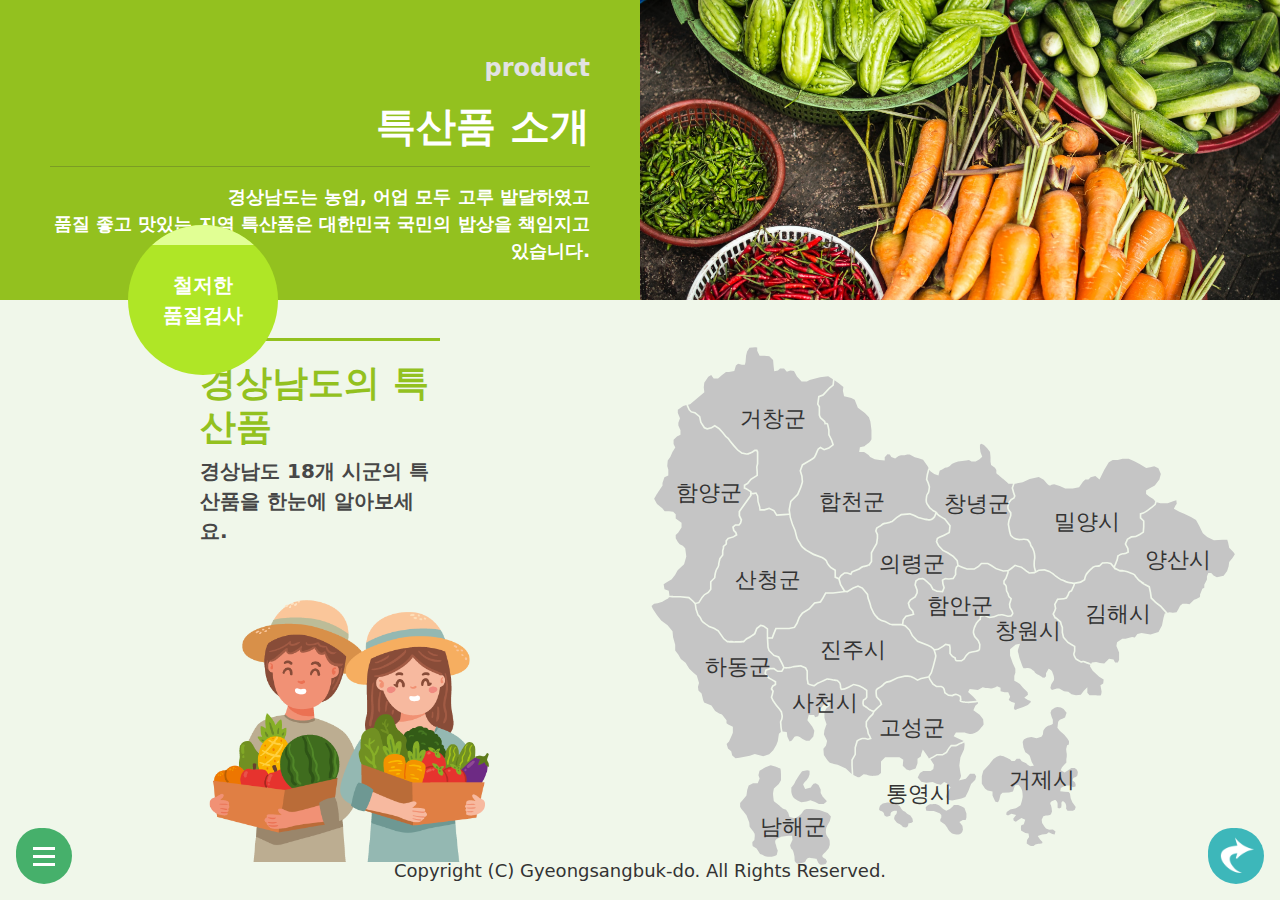
<file: sub1.html>
<!DOCTYPE html>
<html lang="ko">
<head>
    <meta charset="UTF-8">
    <meta http-equiv="X-UA-Compatible" content="IE=edge">
    <meta name="viewport" content="width=device-width, initial-scale=1.0">
    <title>경상남도 특산품</title>
    <link rel="stylesheet" href="./resource/bootstrap-5.0.2-dist/css/bootstrap.css">
    <link rel="stylesheet" href="./resource/css/style.css">
</head>
<body>
    <section class="special-p">
        <div class="background">
            <div class="text" style="background-color: #93c11f;">
                <p>product</p>
                <h1>특산품 소개</h1>
                <hr>
                <p>경상남도는 농업, 어업 모두 고루 발달하였고<br>품질 좋고 맛있는 지역 특산품은 대한민국 국민의 밥상을 책임지고 있습니다.</p>
            </div>
            <img src="./resource/img/photo(6).jpg" alt="특산품 배경">
        </div>
        <div class="box">
            <div class="text">
                <h2>경상남도의 특산품</h2>
                <p>경상남도 18개 시군의 특산품을 한눈에 알아보세요.</p>
                <img src="./resource/img/special.png" width="300" alt="specialimg">
            </div>

            <div class="map">
                <svg xmlns="http://www.w3.org/2000/svg" xmlns:xlink="http://www.w3.org/1999/xlink" version="1.1" id="Layer_1" x="0px" y="0px" viewBox="0 0 1000 1000" style="enable-background:new 0 0 1000 1000;" xml:space="preserve">
                    <style type="text/css">
                        .st1{font-family:'HancomGothicBold';}
                        .st2{font-size:36px;}
                        .st3{font-size:24px;}
                    </style>
                    <g class="map-area" data-area="거창군">
                        <path class="st0" d="M83.35,182.4l2.86,2.86l5.89,1.31l8.54,7.12l2.03,9.47l5.6,8.71l3.82,1.64l6.63-1.81l5.84-3.65l8.27,5.32   l5.95,6.61l5.26,6.57l4.1,3.47l3.31,4.63l5.9,7.21l6.48,7.12l6.9,5.01c1.12,0.17,4.78,0.73,7.08,1.3c1.31,0.33,5.67-1.4,8.95-3.18   l4.2-2.81h4.55l1.84,3.67l-0.03,19.79l-1.28,5.76l0.64,8.4l0,6.14l-11.02,6.89l-5.29,6.61l-4.85,3.03v2.99   c1.15,0.5,3.23,1.45,4.69,2.42c1.94,1.29,5.21,3.25,5.24,3.27l0.65,0.39V321l2,0.36l5.97-0.75l3.24,5.67l0.67,9.41l2.65,8.68   l0.51,4.11h5.87l8.26-2.75l8.77,4.38l4.41,6.93l11.12-0.62l8.59-0.74l-0.84-5.89l2.76-14.74l11.57-11.58l5.16-12.04l2.55-8.5   l-0.84-9.31l-2.74-9.12l3.84-10.57l9.23-5.54c3.69-2.01,9.89-5.8,11.04-7.53c1.66-2.49,4.24-9.36,4.27-9.43l0.06-0.13l1.91-3.81   l4.49-3.37l6.42,3.67l7.16-2.39l6.1-4.58l-2.31-6.93l-4.51-9.02v0v-8.09c-0.18-0.75-0.97-3.98-1.74-7.84   c-0.13-0.67-0.41-1.52-0.98-1.8c-0.62-0.3-1.5,0.09-1.51,0.09l-1.5,0.75l-1.19-4.74l-6.98-6.11l-1.98-4.95v-14l-2.7-4.5l1.94-13.61   l7.5-2.81L314.82,146l5.77-4.95l1.03-8.75l-1.38-0.92l-6.62-4.13l-13.55,1.69l-17.36,4.34l-4.56,2.73h-8.91l-7.63-8.64l-4.96-9.1   l-6.07-0.76l-5.87,1.96l-4.59-5.51h-6.75l-3.42,3.42l-6.23,1.24l-1.06-8.49l-0.85-10.15l-6.37-6.37l-8.34-0.83l-7.75,0.01   l-4.04-8.08v-5.39l-3.14-0.63l-9.72,0.81l-3.94,6.3l-1.69,6.74l-0.91,10.69l-1.14,4.55l-4.9-0.04l-6.41-1.6l-3.56,2.85l-2.75,9.17   l-9,1.97h-4.83l-7.57,5.89l-5.63,4.69h-7.35l-4.1-5.75l-4.84,2.77l-6.7,10.05l-0.83,7.46l0.94,8.5l-23.72,20.07l-3.31,0.76   l0.05,0.98L83.35,182.4z"/>
                        <text transform="matrix(1 0 0 1 167 209.3999)" class="st1 st2">거창군</text>
                    </g>
                    <g class="map-area" data-area="함양군">
                        <path class="st0" d="M48.96,491.82c0,0.03,0,0.48-0.08,1.11c0.44,0.03,0.88,0.06,1.3,0.09c0.03,0,0.06,0,0.09,0.01   c0.41,0.03,0.82,0.05,1.2,0.08c0.03,0,0.05,0,0.08,0.01c2.44,0.15,4.24,0.23,4.27,0.23l11.19,0l15.11,1.37l6.28,5.59l4.17,4.16   l4.68-1.04l5.12-8.28l4.11-4.8l6.57-3.95l3.54-4.72V469l6.67-6.67c0.17-1.65,0.73-6.6,1.33-8.41c0.15-0.44,0.26-0.88,0.38-1.34   c0.42-1.65,0.94-3.7,3.09-6.92c2.23-3.34,1.81-5.48,1.79-5.57l-0.06-0.29l0.06-0.31l2.05-8.89l4.53-5.82l0.05-7.18l1.27-4.45v-3.08   l4.63-3.97v-5.16l3.88-4.65l8.81-2.71l4.24-2.65l-0.89-2.66l-3.36-3.36l-1.58-7.13l4.97-4.14h5.79l2.06-2.57l1.13-4.52l-3.23-6.45   v-8.02l19.18-27.12v-1.7v-2.73v-0.34c-1.07-0.65-3.22-1.97-4.69-2.95c-1.85-1.23-5.01-2.5-5.04-2.52l-0.85-0.34v-6.28l5.73-3.58   l5.29-6.61l10.14-6.34v-4.55l-0.67-8.69l1.33-6V253.6l-0.81-1.62h-2.07l-3.63,2.42c-1.39,0.77-7.99,4.24-10.99,3.49   c-2.39-0.6-6.53-1.21-7.08-1.29c-0.04-0.01-0.06-0.01-0.06-0.01l-0.33-0.05l-7.75-5.67l-6.61-7.27l-6-7.33l-3.26-4.56l-4.02-3.39   l-5.29-6.61l-5.78-6.42l-6.4-4.08l-4.93,3.01l-7.73,2.11l-5.44-2.33l-6.31-9.81l-1.94-9.04l-7.33-6.11l-6.02-1.34l-3.76-3.76   l-3.51-7.73l-0.05-1.02l-5.54,1.28l-8.93,6.49v5.23l3.62,9.06l-2.74,7.31v4.76l3.53,7.94v7.29l-5.84,2.92l-5.63,5.62v7.06   l2.84,5.68l-4.76,7.61l-3.62,8.09l-4.2,5.88l-0.83,9.09l1.75,6.3v9.7l-6.43,2.76l-3.27,9.8v4.64l-0.27,0.36   c-0.03,0.04-2.64,3.53-4.36,6.11c-1.73,2.6-6.11,9.6-6.15,9.67l-3.13,5.48l4.8,8.8l8.8,7.08l4.01,4.81l7.5,0.01l6.62,0.94   l4.24,4.24v6.97l3.91,3.12l5.8,3.86v8.18l-5.69,8.48l-4.02,4.02v5.26l3.3,5.77l3.28,4.1l5.22,2.61l4,4l1.86,13.96l-3.71,12.98   l-10.7,9.81l-4.4,7.9l-5.45,7.26l-9.04,5.43l-4.5,3l1.47,8.08l7.09,2.66L48.96,491.82z"/>
                        <text transform="matrix(1 0 0 1 59.2002 333.7998)" class="st1 st2">함양군</text>
                    </g>
                    <g class="map-area" data-area="산청군">
                        <path class="st0" d="M127.57,453.09c-0.13,0.53-0.26,1.03-0.43,1.52c-0.5,1.51-1.09,6.51-1.27,8.3l-0.05,0.48l-6.57,6.55   l-0.02,12.46l-4.41,5.85l-6.66,3.98l-3.76,4.38l-5.55,8.98l-5.29,1.17l1.12,7.91l3.13,9.45c0.91,0.79,3.51,3.24,4.71,6.24   c1.2,3.01,1.64,4.13,6.13,7.35c3.92,2.81,6.45,4.69,7.12,5.19l8.02,2.73l7.49,4.79l9.27,13.3l5.46,4.26   c1.89,0.13,9.71,0.65,11.4,0.65c1.71,0,12.18-0.49,14.63-0.61c1.44-1.42,5.48-5.25,7.44-5.9c1.11-0.37,5.65-3.4,9.15-5.84   c0.5-0.35,0.98-0.69,1.42-1l3.31-8.55l7.43-5.92l6.21,1.56l6.69,5.22l-0.02,14.31l5.66,0.01l2.33-6.18l3.89-9.68l22.82,0.04   l8.12-1.61l4.04-6.44l3.69-9.91l5.46-7.25l11.53-7.07l9.01-9.88l9.57-1.72l4.11-6.54l4.77-8.56h0l13.04,0.02l17.27-2.32   l-6.11-10.07l-2.46-9.08l-6.39-2.75l0.02-11.61l-6.65-4.22c-1.74-1.75-7.43-7.69-7.43-10.66c-0.01-0.97-3.41-3.74-7.15-5.84   l-14.2-5.37l-12.49-7.18c-1.38-1.08-8.29-6.58-9.25-9.47c-0.38-1.15-1.67-3.1-2.92-4.98c-1.41-2.12-2.74-4.12-3.23-5.62   c-0.85-2.56-3.22-12.09-3.51-13.23l-4.35-10.5l-3.6-11.8l-0.57-4.01l-8.79,0.74l-12.73,0.69l-4.84-7.63l-7.1-3.57l-7.62,2.52   l-8.68-0.02l-0.78-6.35l-2.65-8.79l-0.63-8.95l-2.04-3.59l-4.61,0.57l-1.92-0.35l0,2.06l-19.23,27.08l-0.01,6.53l3.38,6.78   l-1.53,6.06l-3.24,4.03l-6.11-0.01l-2.97,2.47l1.05,4.77l3.25,3.26l1.75,5.28l-6.51,4l-8.22,2.51l-2.75,3.28l-0.01,5.42l-4.64,3.96   l-0.06,2.4l-1.28,4.45l-0.01,7.55l-4.74,6.07l-1.87,8.04c0.13,0.98,0.18,3.68-2.25,7.32C128.4,449.84,127.96,451.56,127.57,453.09z   "/>
                        <text transform="matrix(1 1.763070e-03 -1.763070e-03 1 158.5437 478.0984)" class="st1 st2">산청군</text>
                    </g>
                    <g class="map-area" data-area="합천군">
                        <path class="st0" d="M305.88,159.63l-6.61,2.48l-1.58,11.08l2.59,4.32v14.22l1.55,3.87l7.13,6.24l0.65,2.6   c0.68-0.08,1.5-0.04,2.32,0.35c1.25,0.61,2.07,1.85,2.44,3.69c0.87,4.32,1.74,7.84,1.75,7.87l0.04,0.33v7.62l4.34,8.71l2.95,8.86   l-8.01,6l-8.71,2.9l-5.93-3.39l-2.57,1.92l-1.59,3.18c-0.07,0.17-0.24,0.64-0.5,1.28c-0.87,2.22-2.67,6.58-4.03,8.63   c-1.89,2.84-10.92,7.81-11.94,8.37l-8.36,5.02l-3.21,8.83l2.57,8.66l0.9,9.96l-2.77,9.21l-5.39,12.58l-11.35,11.35l-2.53,13.48   l0.8,5.6h0l0.13,0.95l0.25,1.72h0l0.54,3.76l3.5,11.36l4.43,10.65c0.03,0.11,2.64,10.56,3.5,13.13c0.38,1.15,1.68,3.09,2.93,4.97   c1.41,2.12,2.75,4.12,3.24,5.61c0.06,0.19,0.19,0.43,0.37,0.69c1.27,1.85,5.15,5.27,7.92,7.43l12.17,6.95l14.19,5.34   c2.59,1.44,8.63,5.13,8.63,8.23c0,1.23,3.37,5.44,6.55,8.64l7.56,4.72v11.32l4.34,1.86l2.97-4.24l6.32-4.91h5.31l5.05,1.68   l1.7-3.39l12.18-4.74c1.36-1.15,5.11-4.14,7.31-4.14c1.23,0,6.02-1.44,9.06-2.43l3.48-5.23v-14.49l4.13-7.58l4.52-7.74l1.27-8.9   v-5.57l-2.73-6.14l1.58-5.51l0.33-0.27c0.36-0.29,3.56-2.82,5.71-3.53c0.48-0.16,1.1-0.66,1.82-1.24c1.55-1.25,3.67-2.96,7.01-3.44   c4-0.57,10.18-2.72,11.42-3.16l7.89-6.56l7.55-4.81l15.17-1.38l7.75,2.84c1.63,0.9,6.18,3.36,7.71,3.87   c1.93,0.64,7.19,1.96,10.42,2.6c3.18,0.64,3.18,0.64,7.01,0.64c2.56,0,5.56-3.1,6.7-4.54c0.02-0.02,0.04-0.05,0.06-0.07l1.3-3.24   l1.02-2.55c-0.67-0.43-1.47-0.84-2.24-1.24c-1.65-0.85-3.22-1.66-3.98-2.8c-0.43-0.64-0.97-1.03-1.66-1.51   c-1.06-0.75-2.38-1.69-3.67-3.83c-0.49-0.82-1.04-1.57-1.57-2.3c-1.6-2.19-3.25-4.46-3.25-8.31c0-2.9,0.25-4.53,0.45-5.85   c0.12-0.79,0.21-1.41,0.21-2.09c0-1.57,1.03-3.14,2.02-4.65c0.56-0.85,1.14-1.73,1.35-2.39c0.48-1.44,1.03-6.06,1.23-8.04   l-1.88-6.28l-2.77-6.24l1.41-9.14l2.07-7.5l1.13-2.41l-1.53-2.76l-7.61-10.98l-7.51-2.5l-6.35-1.84l-8.54-4.27h-3.96l-4.54,0.88   H435l-4.04,1.62l-5.72,3.81l-6.39-2.13l-2.58-4.3l-3.93-0.66l-4.47,5.22v5.43l-8.57-1.07l-8.16-0.91l-7.55-3.78l-2.7-3.6   l-7.41-4.94h-8.23l1.29-7.73l7.63-1.91c0.95-0.76,4.57-3.61,6.92-5.18c1.81-1.21,3.88-4.7,4.69-6.26v-15.47l-1.74-13.89l-2.5-7.51   l-6.77-6.77l-11.69-8.99l-5.25-13.13l-5.59-3.2l-12.1-2.79l-2-8.99l0.82-6.54l-8.23-6.58l-6.59-4.39l-0.99,8.43l-6.51,5.58   L305.88,159.63z"/>
                        <text transform="matrix(1 0 0 1 298.6001 348)" class="st1 st2">합천군</text>
                    </g>
                    <g class="map-area" data-area="남해군">
                        <path class="st0" d="M310.48,879.77l1.41-3.49l4.53-7.76l1.78-7.72l-5.26-5.84l-14.08-5.12l-12.33-1.3h-8.97l-3.45,1.15   c-0.46,0.5-1.69,1.84-3.66,4.3c-0.15,0.19-0.27,0.34-0.37,0.47c0.04,0.54-0.57,1.14-2.37,2.94c-4.13,4.13-9.51,6.17-9.74,6.26   l-0.41,0.15l-8.41-2.29l-2.13-7.1l-3.53-4.7c-1.07-0.25-3.55-0.93-5.26-2.07c-2.04-1.36-7.84-6.51-8.08-6.73l-6.98-5.58l-0.08-0.53   c-0.14-0.96-1.34-9.41-1.34-11.43c0-2.06,1.21-8.17,1.35-8.86l0.09-0.43l8.12-7.44l3.68-6.13v-9.55c0-8.1-0.97-9.75-1.17-10   c-2.1-0.72-8.3-3.19-8.57-3.3l-7.38-2.46l-8.72,3.74l-10,5.62l-1.76,7.63l2.02,5.4l-3.18,7.94h-7.87l-7.16,3.58l-2.43,7.29   l-1.36,9.51l-6.19,7.56l-4.33,4.95v6.11c0,0.9,2.11,3.47,3.24,4.84c0.71,0.87,1.39,1.69,1.83,2.35c1.26,1.89,5.15,6.44,5.19,6.48   l0.15,0.17l4.8,12.48l0.63,6.91l5.07,6.98c0.55,0.66,3.56,4.39,3.56,6.74c0,2.04-0.64,7.84-0.67,8.08l-0.05,0.47l-3.29,3.29   c-0.23,3.18,0.13,6.44,0.77,6.88l6.19,4.12l5.84,9.08c1.31,0.41,4.9,1.64,7.22,3.37c1.86,1.4,8.54,1.17,11.06,1.09   c0.58-0.02,1.05-0.04,1.37-0.04c1,0,4.78-1.44,8.1-2.91l1.73-7.49c-0.55-1.16-1.98-4.35-2.55-7.17c-0.16-0.8-0.45-1.66-0.77-2.58   c-0.92-2.69-2.06-6.03,0.47-8.56c2.86-2.86,7.65-4.25,7.86-4.31l0.16-0.03l12.78-2h5.82l0.86,6.87l-0.18,0.36   c-1.84,3.68-3.83,8.29-3.83,9.32c0,1.03,1.22,3.68,2.21,5.49c1.06,0.49,2.65,2.05,3.71,6.79l1.35,6.24c0,2.22,0.16,6.22,0.59,7.51   c0.3,0.9,2.4,2.84,4.34,4.29l6.71-1.22c2.56-0.57,5.77-1.79,6.4-2.73c0.21-0.31,0.42-0.73,0.65-1.18c1.01-2,2.71-5.36,7.91-4.7   c5.26,0.66,9.27,1.32,9.31,1.33l0.71,0.12l2.86,6.44c1.51,1.77,3.45,3.34,4.14,3.34c1.85,0,6.31-0.63,8.17-1.25   c0.69-0.23,1.71-2.15,2.29-3.9l-2.17-4.35c-2.03-0.82-5.67-2.61-5.67-5.03c0-2.35,3.45-5.13,5.07-6.3l5.65-6.28l1.84-6.13   c-0.01-2.5-0.17-6.72-0.59-7.98c-0.43-1.29-2.95-4.92-4.43-6.89l-0.17-0.31c-0.14-0.36-1.42-3.61-1.42-5.79   c0-2.06,0.65-6.61,0.67-6.8L310.48,879.77z"/>
                        <path class="st0" d="M261.91,833.56c0.36,0.23,0.68,0.44,0.96,0.62c1.56,1.04,4.97,2.56,6.06,3.04l8.76-1.25l6.28-2.09l7.86,2.87   l6.33,3.16H306l4.28-3.06c0.08-0.06,0.82-0.54,0.9-1.23c0.08-0.7-0.54-1.49-1.07-2.02c-3.32-3.32-5.94-6.59-6.05-6.72l-0.12-0.17   l-2.82-4.94v-5.99l-3.66-7.31l-4.55-2.85l-3.63,0.52l-2.88,3.45l-1.53,3.06l-9.63,2.41l-3.36-7.57l0.28-0.57   c0.22-0.44,2.21-4.33,4.43-5.81c1.23-0.82,3.17-3.71,4.15-5.41l1.86-4.96v-5.98l-3.97-0.99l-8.48,1.81l-4.29,5.51l-3.27,5.23   l-3.81,6.35c-0.13,0.71-0.58,2.16-2.21,4.32c-1.59,2.12-3.61,4.67-4.36,5.61v7.36c0.1,0.63,0.78,4.56,2.45,7.35   C256.23,829.92,259.78,832.2,261.91,833.56z"/>
                        <text transform="matrix(1 0 0 1 199.7998 890.7998)" class="st1 st2">남해군</text>
                    </g>
                    <g class="map-area" data-area="하동군">
                        <path class="st0" d="M231.27,682.64l-5.25-6.56l-5.47-7.57l-2.86-6.43l1.47-4.4l1.18-5.32l-2.73-4.1l2.45-5.71l4.34-2.48V637   l-3.95-2.26l-6.84-4.1l-6.53-7.98l1.66-6.63l7.94-2.98h6.85l6.17,4.41h5.84l2.8-4.9l-3.25-7.31l-4.99-9.14l-7.74-2.58l-8.39-8.39   l-1.93-5.94l-0.81-14.6h-0.07v-1.3l-0.08-1.39h0.08l0-12.99l-5.21-4.05l-4.37-1.09l-5.81,4.65l-3.32,8.64l-0.33,0.23   c-1.57,1.12-9.53,6.77-11.6,7.46c-1.16,0.39-4.64,3.52-6.75,5.63l-0.37,0.37l-0.52,0.03c-0.54,0.03-13.28,0.66-15.28,0.66   c-2.01,0-11.59-0.64-11.99-0.66l-0.41-0.03l-6.55-5.17l-9.11-13.01l-6.91-4.4l-7.99-2.66l-0.17-0.13   c-0.03-0.02-2.69-2.01-7.25-5.27c-4.74-3.38-5.61-4.86-7.08-8.53c-1.18-2.94-4.19-5.38-4.22-5.4l-0.31-0.25l-3.49-10.53l-1.26-8.81   l-4.31-4.31L81,497.31l-14.11-1.28l-11.12,0.01c-0.09,0-3.65-0.15-7.57-0.45c-0.76,1.77-1.91,2.5-2.81,2.8   c-2.03,0.68-6.18,3.3-7.61,4.25l-0.32,0.16l-8.17,2.7l-5.8,0.83l-4.23,3.52l2.2,5.14l6.99,10.48l6.88,8.59l10.68,8.06l8.2,10.02   l0.91,9.99l3.54,12.59v9.25l5.12,6.85l4.28,7.7l7.9,6.15l6.22,9.77l6.95,6.95l5.51,4.58l3.76,12.23l-1.8,6.29l0.79,6.32l5.23,5.23   l2.71,10.85l1.52,3.81l12.19,5.22l6.23,8.91l6.72,4.2l4.63,1.85l7.57,9.46v5.09l2.89,2.17l7.69,3.84v9.91l-1.86,4.65l-4.54,9.98   l-4.01,4.01l2.3,7.66l5.32,4.43l1.77,7.06l5.4,4.63l6.46-0.81l17.46-3.5l8.23-2.74l14.11,3.53l9.91-3.3l6.71-6.72l5.14-8.57   l2.55-6.81l1.81-11.76l3.29-3.28c-0.54-3.95-1.15-8-1.15-8l-0.7-9.07l0.17-0.33c0.01-0.02,1.29-2.58,1.91-4.45   c0.06-0.17,0.11-0.36,0.16-0.56c0.33-1.4,0.42-3.33,0.43-4.17l-1.24-6.2L231.27,682.64z"/>
                        <text transform="matrix(1 0 0 1 108.7998 624)" class="st1 st2">하동군</text>
                    </g>
                    <g class="map-area" data-area="밀양시">
                        <path class="st0" d="M625.99,326.74l-1.68,4.2l-4.79,2.74l-3.64,4.85l-1.26,5.03c-0.2,1.23-0.27,3.76,0.48,4.88   c1.28,1.91,3.87,5.16,3.9,5.2l0.29,0.37v4.44c0,1.65-1,4.07-1.88,6.21c-0.34,0.82-0.65,1.57-0.84,2.15   c-0.48,1.45-1.03,5.65-1.23,7.43c0.18,0.76,0.73,3.26,1.29,7.17c0.56,3.93,2.13,8.93,2.51,10.1c0.68,0.77,3.36,3.69,5.92,4.72   c3.13,1.25,5.63,1.89,7.44,1.89c1.65,0,6.33-0.5,7.51-0.62c0.17-0.02,0.27-0.03,0.27-0.03l0.16-0.02l5.91,0.74l0.33,0.33   c0.7,0.7,4.23,4.3,4.95,6.48c0.21,0.62,0.35,1.18,0.49,1.72c0.3,1.14,0.53,2.05,1.33,3.25c0.31,0.47,0.55,0.78,0.75,1.06   c0.76,1.01,1.19,1.65,2.67,5.11c1.9,4.44,2.08,8.29,2.09,9.01c0.07,0.43,0.29,2.04,0.29,3.83c0,0.72-0.04,1.47-0.14,2.18   c-0.05,0.36-0.11,0.71-0.2,1.04c-0.62,2.49-0.62,7.84-0.62,9.59c0,0.23,0.01,0.48,0.03,0.75c0.13,1.87,0.7,4.51,1.22,6.1   c0.06,0.17,0.12,0.39,0.19,0.63c0.02,0.07,0.04,0.14,0.06,0.22c0.05,0.21,0.11,0.44,0.17,0.69c0.02,0.08,0.04,0.15,0.06,0.24   c0.07,0.3,0.14,0.62,0.22,0.97l4.25-2.32l9.82-0.7l8.46,2.85c0.28,0.17,6.78,4.08,8.86,6.15c1.52,1.52,8.23,5.96,10.88,7.67   c0.9,0.3,4.39,1.51,6.72,2.64c0.54,0.26,1.01,0.52,1.38,0.77c1.06,0.71,7.12,1.77,12.44,2.41l10.8-1.91l5.89-3.54   c0.38-1.77,1.49-6.65,2.72-8.49c1.36-2.04,6.51-7.84,6.73-8.08l0.12-0.12l5.57-4.82c0.3-0.15,2.99-1.46,5.23-1.46   c1.49,0,4.26-0.41,5.31-0.58l4.67-4.67l8.63-0.72l6.6,1.47l4.32,5.18c0.38-0.89,1.04-2.43,1.73-4.08c0-0.01,0.01-0.02,0.01-0.02   c0.12-0.28,0.23-0.56,0.35-0.84c0.03-0.07,0.06-0.13,0.08-0.2c0.09-0.23,0.19-0.45,0.28-0.68c0.03-0.08,0.07-0.17,0.1-0.25   c0.1-0.24,0.19-0.47,0.29-0.7c0.02-0.06,0.05-0.12,0.08-0.18c0.11-0.28,0.22-0.54,0.33-0.8c0.03-0.07,0.06-0.14,0.08-0.21   c0.07-0.18,0.15-0.37,0.22-0.54c0.04-0.09,0.07-0.17,0.1-0.25c0.06-0.14,0.11-0.28,0.16-0.41c0.03-0.08,0.06-0.16,0.09-0.23   c0.05-0.14,0.1-0.26,0.14-0.38c0.02-0.05,0.04-0.11,0.06-0.16c0.06-0.16,0.11-0.3,0.15-0.41c0.51-1.53,1.09-5.12,1.27-6.38   l0.08-0.57l0.47-0.33c0.83-0.59,5.1-3.56,7.4-3.56c1.58,0,4.63-0.47,5.5-0.6l3.65-2.09l-0.53-4.81l-4.15-7.61l3.73-8.94l7.26-4.35   l7.33-0.67l6.31-3.16l5.34-3.56l0.61-7.95l0-9.26l-5.29-5.29v-8.18l5.46-1.56c2.08-1.14,7.34-4.17,8.82-5.65   c1.11-1.11,2.57-2.19,3.71-2.98c0.82-0.56,1.48-0.98,1.73-1.13l4.9-4.29l1.21-4.36l-3.32-3.99l-6.15-3.54l-5.78-4.81v-5.82   l6.85-3.91l7.7-4.28l7.61-10.15l2.46-9.01l-4.03-9.66l-7.03-3.12l-6.74,1.68l-6.64,0.95l-10.99-6.41l-7.85-4.36l-10.26-4.28h-10.17   l-8.08,1.76h-8.43l-6.46,4.03l-7.77,12.95l-7.77,15.56l-6.92-5.93l-7.79,2.34l-3.68,3.68h-5.29l-3.93,3.93l-6.42,9.17l-10.49,1.88   h-12.63l-8.2-3.64l-10.14-3.37l-4.47,0.75c-0.46,0.48-1.29,1.14-2.45,1.26c-1.25,0.13-2.46-0.4-3.62-1.55   c-2.42-2.42-6.19-6.9-6.99-7.85l-8.16-4.9l-15.21,3.38l-11.61,5.32l-12.63,2.67h-0.76l-0.63,1.75l-1.85,5.54l1.88,6.88   L625.99,326.74z"/>
                        <text transform="matrix(1 0 0 1 690.4004 382)" class="st1 st2">밀양시</text>
                    </g>
                    <g class="map-area" data-area="양산시">
                        <path class="st0" d="M982.01,413.12l-1.83-9.14l-1.43-4.29h-6.97l-15.27,0.9l-11.19-5.64l-7.26-6.35l-6.29-12.58l-5.09-9.34   l-8.44-5.07l-11.4-5.26l-7.92-3.52l-9.17-5.09l2.47-4.88l2.33-3.1l-0.65-5.88l-5.47,1.37l-8.97,3.59l-12.05-0.04l-6.38-1.59   l-1.15,4.12l-5.79,5.04c-0.03,0.02-3.19,1.93-5.03,3.77c-2.06,2.06-8.8,5.77-9.57,6.18l-0.27,0.11l-3.65,1.04v5.04l5.29,5.29v10.48   l-0.72,9.35l-6.64,4.42l-6.84,3.42l-7.22,0.66l-5.97,3.58l-2.89,6.93l3.79,6.94l0.79,7.09l-5.61,3.2l-0.24,0.04   c-0.17,0.03-4.1,0.68-6.17,0.68c-0.89,0-3.37,1.36-5.37,2.73c-0.2,1.33-0.74,4.61-1.29,6.27c-0.61,1.84-3.87,9.49-4.55,11.07   l0.04,1.17l0.14,0.17c0.4,0.22,0.93,0.51,1.51,0.82c2.04,1.09,4.84,2.54,5.98,2.92c1.29,0.43,5.29,0.59,7.51,0.59l0.33,0.04   l5.43,1.36l7.27,2.65c0.8,0.22,5.26,1.62,6.11,4.15c0.3,0.91,1.33,2.01,2.33,3.08c0.77,0.82,1.56,1.67,2.15,2.55   c0.85,1.27,4.26,3.68,6.21,4.9l3.98,2.49h-1.29c0.66,0.39,1.49,0.87,2.54,1.44l7.82,4.26l2.11,9.86l1.28,8.91l6.9,6.9l8.71,6.73   l10.35,11.61l3.36-0.84l5.37,0.9l6.19-0.77l3.19-5.59l2.75-5.51l4.14-3.1l6.84,0.02l4.61,0.77l7.71-7.71l3.7-0.92l4.5-2.67   c0.17-0.06,1.73-0.66,1.73-2.25v-2.91l3.81-9.53l3.24-1.62v-4.78l4.41-8.82v-5.23l2.2-5.5h4.99l3.79,3.79l5.57,3.18l11.33-2.43   l5.76-8.22l2.54-7.62l0.92-7.32l5.49-6.4l3.92-6.27l-2.14-3.56L982.01,413.12z"/>
                        <text transform="matrix(1 0 0 1 841.2002 444.2002)" class="st1 st2">양산시</text>
                    </g>
                    <g class="map-area" data-area="거제시">
                        <path class="st0" d="M724.42,780.18l-5.7-0.38l-3.3,2.86l-4.41,2.64l-3.27,2.18l-6.64-3.62l2-4.53l3.97-4.85l3.62-3.63   c-0.13-1.84-0.32-5.67,0.11-6.96c0.37-1.12,0.78-6.58,0.41-8.07c-0.46-1.85-0.9-7.05-0.92-7.27l-0.02-0.22l1.54-6.15l2.94-1.26   l0.36-5.38l-2.82-4.83l-5.15-6.01l-7.59-6.72l-3.89-4.86l0.08-0.58c0.34-2.35,0.87-6.41,0.87-7.3c0-1.9,1.19-4.51,3.39-5.61   c1.5-0.75,6.63-3.01,8.33-3.76l2.67-7.99l-5.1-6.28l-4.4-2.4l-6.06-0.81l-4.16,1.39l-5.44,3.63l-1.68,4.48l1.84,6.77l2.06,4.8v6.79   l-0.39,0.39c-0.15,0.15-1,0.92-3.17,1.65l-2.19,0.71c-0.03,0.01-3.59,0.64-5.88,2.93c-2.12,2.13-3.84,5.24-4.27,6.06l-0.67,5.99   l-2.41,4.02l-8.12,2.22l-8.66-2l-6.88,1.25c-2.03,0.78-5.13,2.32-5.86,3.41c-0.96,1.43-1.54,3.31-1.73,3.97l1.26,8.83l3.09,8.02   c1.99,1.22,6.75,4.32,7.46,6.44l3.26,9.79l3.54,6.19l-6.36,1.06l-3.99-2.44l-2.47-2.48l-7.38-3.35l-3.11-4.36h-5.29l-3.31,3.97   h-5.27l-0.4-0.54c-0.67-0.89-2.17-2.46-3.32-2.84c-1.11-0.37-2.61-1.2-4.2-2.08c-1.41-0.78-2.87-1.59-3.74-1.88   c-1.62-0.54-6.13-1.57-7.44-1.86l-5.43,1.81l-5.62,3.75l-7.14,9.09l-9.77,10.42l-2.51,9.43v12.63l5.58,8.06l4.19,3l8.08,1.47v6.79   l2.53,5.69l2.33,4.66l4.3,0.95l2.11-4.22l2.04-8.15l3.27-3.27l10.95-0.68l6.48-1.77l1.74-4.65l1.52-5.34l5.33-0.89l0.44,0.3   c0.18,0.12,4.4,2.98,5.84,8.02c1.37,4.81,1.37,8.96,1.37,10.95c0,2.09-1.22,7.04-1.36,7.6l-2.14,7.15l-7.9,5.03l-9.23,1.98   l-5.96,4.17l-0.97,4.35l3.06,1.31l5.84-2.59l7.71,1.92l-4.78,6.38l0.96,3.37l3.39,1.45l9.26-5.95l6.42,2.75l-2.63,7.9l-0.8,0.13   c-0.8,0.14-3.18,0.86-3.55,2.31c-0.44,1.75-0.21,5.51-0.03,7.45l7.12,4.15l5.37,0.77l0.88,6.16l-3.41,4.77l-0.55,6.07l5.76,3.45   c1.49,0.48,3.93,0.96,4.97,0.62c0.51-0.17,1.04-0.6,1.66-1.1c1.26-1.02,2.83-2.28,5.38-2.28c2.38,0,6.33-0.75,8.08-1.11l0.4-2.38   l-3.62-3.65l-4.33-6.05l7.29-2.68l7.53-0.63l3.66-2.93l5.85,2.93l3.94,0.49l1.41-4.69l-4.2-3.68l-6.38,0.64l-5.26-2.25l-2.95-3.7   l-3.46-5.53l-0.76-5.33l1.98-3.95c0.01-0.13,0.03-0.27,0.07-0.4c0.29-0.96,1.29-1.53,3.56-2c0.25-0.72,0.92-0.72,3.72-0.72   c3.89,0,5.66-1.54,6.1-2l1.79-4.76l-0.62-5.54l-1.22-4.9c-0.24-0.3-0.58-0.81-0.79-1.45c-0.49-1.47-0.11-2.93,1.07-4.1   c2.26-2.26,6.5-2.99,6.68-3.02l0.68-0.11l0.49,0.49c0.51,0.51,3.04,3.16,3.04,5.58v7.11l2.58,1.29l3.42-1.96l0.55-4.42   c-0.31-1.82-0.51-4.76,1.17-5.64c1.6-0.83,3.24,0.81,3.79,1.35c3.71,3.71,2.94,8.78,2.5,10.61l2.53,3.55h8.91l3.19-1.59l1.58-4.75   l-5.7-7.68l-2.72-6.89l-1.26-7.59l-2.07-2.59l-6.7-0.61l-7.44-0.83l1.06-5.32l3.61-2.19l5.07-1.85h6.8l4.66,2.97l4.3-1.32   l0.31-2.82l-1.13-3.78l-4.45-3.96l2.02-4.04l3.87-1.45c1.05-0.72,2.27-1.81,2.43-2.31c0.37-1.11,0.81-4.47,0.81-5.75   c-0.01-0.52-0.88-2.51-1.88-4.35L724.42,780.18z"/>
                        <text transform="matrix(1 0 0 1 614.4004 812.2002)" class="st1 st2">거제시</text>
                    </g>
                    <g class="map-area" data-area="통영시">
                        <path class="st0" d="M539,738.26c-0.41,0.21-0.82,0.42-1.23,0.61c-0.05,0.02-0.09,0.04-0.14,0.06c-0.37,0.17-0.73,0.34-1.09,0.49   c-0.11,0.05-0.22,0.09-0.32,0.13c-0.4,0.17-0.8,0.32-1.18,0.45c-1.49,0.5-2.81,1.21-4.08,1.9c-2.03,1.1-3.96,2.14-6.27,2.14h-5.33   l-3.49,4.07l-4.08,6.81l-7.22,4.33h-9.26l-6.3,3.78c-0.01,0.01-0.06,0.03-0.12,0.07c-0.44,0.23-2.04,1.08-4.05,2.19   c-0.02,0.01-0.04,0.02-0.06,0.03c-0.31,0.17-0.63,0.35-0.96,0.54c-0.01,0.01-0.03,0.02-0.04,0.02l1.36,1.02l4.8,7.68l-1.03,7.21   l-4.33,3.25h-12.44l-5.51,3.15l-3.82,7.64l6.15,6.92l8.19,1.64l10.73-0.9l6.37,2.73l7.17,1.59l5.46-4.55l4.56,2.28l6.13,7.15   l-5.72,8.57l-1.6,7.22l2.14,4.28l7.9,1.58l15.5-3.45l6.47-2.43l5.06-10.11l4.46-11.61l6.99-6.99l1.53-6.12l-2.8-4.2h-7.45   l-6.95,8.68l-11.95,2.65l2.18-2.91c0.02-0.03,2.25-3.07,1.54-5.92c-0.89-3.55-2.6-15.5-2.67-16.01l-0.03-0.18l1.9-13.8l6.08-13.02   l0.84-7.56l-0.49-3.92c-0.05,0.03-0.11,0.06-0.16,0.09c-0.32,0.18-0.65,0.35-0.99,0.53C539.23,738.15,539.11,738.21,539,738.26z"/>
                        <path class="st0" d="M450.56,859.24l-5.31-3.15l-3.32-3.32l-3.59-1.35l-2.56-3.1l-2.87-4.93l-6.15-2.87l-5.56-1.71l-5.41-0.92   c-0.02,0-2.36-0.74-5.42,0.03c-0.74,0.19-1.46,0.35-2.14,0.51c-2.26,0.52-4.39,1.01-5.17,1.78c-0.35,0.35-0.73,0.67-1.11,1   c-1.06,0.9-1.98,1.68-2.53,3.32c-1.04,3.11-0.99,4.85-0.6,5.44c0.37,0.55,2.49,1.56,4.15,2.11l0.27,0.12   c0.44,0.26,2.66,1.67,3.23,3.37c0.14,0.41,0.24,0.85,0.34,1.31c0.22,0.97,0.42,1.89,1.1,2.58c0.7,0.7,2.37,1.4,3.48,1.75l4.34-1.18   c0.83-0.44,1.7-1.14,1.8-1.45c-0.01-0.08-0.01-0.23-0.02-0.39c-0.05-1.41-0.15-4.05,2.96-5.6l2.93-1.47h4.75v1.34   c0,1-0.14,4.34-1.92,5.53c-0.22,0.15-0.41,0.27-0.59,0.38c-0.78,0.49-0.81,0.51-1.05,1.47c-0.08,0.31-0.17,0.65-0.27,1.01   c-0.33,1.22-0.88,3.26-0.65,3.97l0.39,1.18c0.76,1.24,2.8,4.24,4.31,5.15c1.23,0.74,1.56,0.88,2.17,1.15   c0.46,0.2,1.04,0.45,2.15,1.01c2.38,1.19,4.66,3.86,5.46,4.86l4.44,1.11l2.74-1.03c0.91-1.34,1.71-2.84,1.73-3.3v-2.35l5.61-1.53   l2.23-1.59l-0.72-5.05L450.56,859.24z"/>
                        <path class="st0" d="M536.42,844l-6.26-2.5h-6.99l-2,2.74l-4.71,4.17l-5.95,2.98l-5.23-3.16l-6.49-5.62   c-2.33-1.16-5.2-2.39-5.87-2.43c-1.72,0-9.98,0.48-11.03,0.81c-0.99,0.34-5.32,3.91-5.77,4.91c-0.11,0.58,0.43,3.06,1.08,5.33   l5.68,0.38l6.77,0l9.76,3.72l2.8,2.8v4.49l-1.76,2.65v3.32l4.21,3.06c0.58,0.3,2.97,1.59,3.94,3.05c0.24,0.36,0.68,0.89,1.14,1.45   c1.23,1.5,2.63,3.19,3.01,4.7c0.25,0.98,1.99,3.3,3.18,4.67l3.7,3.29c0.74,0.24,2.95,0.96,5.42,1.66c3.03,0.87,6.07,0.28,7.24-0.01   c1.4-0.35,4.49-3.15,4.78-3.97c0.35-1.04,0.99-3.25,1.22-4.05c-0.21-1.17-0.85-4.85-0.85-6.1c-0.17-0.62-2.24-3.26-4.06-5.27   l-1.14-1.26l5.76-3.2h4.75c0.68-1.63,1.3-3.42,1.3-3.95v-6.82l-3.29-9.05L536.42,844z"/>
                        <text transform="matrix(1 0 0 1 410.2002 834.2002)" class="st1 st2">통영시</text>
                    </g>
                    <g class="map-area" data-area="고성군">
                        <path class="st0" d="M546.65,671.95c-0.01,0-0.05,0-0.07,0l-0.06,0.01c-0.28,0-6.88-0.02-11.01-1.39   c-1.84-0.61-2.88-1.54-3.07-2.74c-0.16-1,0.32-1.82,0.76-2.33l-0.51-4.07c-0.95-0.68-3.32-2.26-5.61-2.72   c-2.62-0.53-5.48,1.69-5.51,1.71l-0.43,0.34l-7.49-0.75l-6.73-4.49l-0.09-0.59c-0.01-0.04-0.65-4.45-1.86-6.86   c-0.89-1.77-3.07-2.43-3.58-2.56h-7.53l-6.51-4.34l-5.6-8.48l-0.99-2.96l-11.87,2.5l-6.48,2.88l-5.9-3.68   c-0.01,0-3.82-1.9-5.67-2.51c-1.27-0.42-6.34-0.59-9.35-0.59l-11.61,2.58l-12.71,5.98l-5.74,1.28l-2.92,1.75   c-0.65,0.77-3.17,3.65-6.76,6.04c-1.14,0.76-2.17,1.36-3.07,1.88c-2.29,1.33-3.32,1.98-3.65,3.28c-0.1,0.42-0.15,1.04-0.14,1.79   c0,2.25,0.41,5.63,0.77,7.89l5.87,7.17l2.38,6.35l-7.95,7.23l-5.06,5.06l-1.98,4.63l-5.4,5.4l-4.97,6.84v7.22l1.96,4.67l1.28,7.03   l1.94,3.26l2.59,6.03l-6.47,1.85l-4.82-1.38h-4.44c-0.92,0-4.49,1.77-7.46,3.51l-3.1,10.55v11.41l-5.29,9.26v8.9l0.84,15.96   c5.06,2.84,7.8,3.86,8.62,3.86c1.33,0,5.16-2.58,7.94-4.97l0.5-0.43l0.64,0.13c0.36,0.07,8.93,1.79,11.63,2.69   c1.56,0.51,7.95-0.18,12.22-0.87l4.53-3.77v-19.33l6.96-6.96h23.89l6.3,4.2l-0.9,9.87l6.36,6.36l5.44,1.55l9.57-3.19l3.22-8.87   v-7.54l5.43-3.62l0.82-4.02l2.61-7.83l7.71,11.01l2.45,4.07c3.25-1.86,6.16-3.38,6.19-3.39l6.86-4.12h9.26l6.01-3.6l3.93-6.51   l4.37-5.1h6.57c1.63,0,3.19-0.84,4.99-1.82c1.31-0.71,2.79-1.51,4.51-2.08c0.48-0.16,0.99-0.37,1.52-0.6   c0.16-0.07,0.33-0.15,0.49-0.23c0.38-0.17,0.76-0.35,1.14-0.55c0.18-0.09,0.35-0.18,0.53-0.27c0.41-0.21,0.81-0.43,1.2-0.65   c0.11-0.06,0.23-0.13,0.35-0.19c0.04-0.02,0.07-0.04,0.11-0.06l-10.11-4.66l-6.63-3.31l3.78-6.31h14.27l0.25,0.11   c0.06,0.02,5.98,2.54,10.05,2.54c3.86,0,9.66-3.18,12.48-5.06c1.73-1.16,6.25-6.9,9.06-10.73l-0.8-8.8l-5.81-7.48l-10.41-7.58   l3.19-7.45l4.72-3.93l-1.04-2.09l-2.55,0.46L546.65,671.95z"/>
                        <text transform="matrix(1 0 0 1 398.2002 725)" class="st1 st2">고성군</text>
                    </g>
                    <g class="map-area" data-area="사천시">
                        <path class="st0" d="M357.39,745.63l3.45-11.75l0.45-0.27c1.63-0.98,7.1-4.16,9.29-4.16l5,0.05l4.26,1.22l2.79-0.8l-1.35-3.14   l-2.06-3.44l-1.34-7.37l-2.03-4.74v-8.65l5.69-7.79l5.11-5.11l1.33-3.1c-0.01-0.01-0.03-0.01-0.05-0.02   c-0.27-0.11-0.56-0.22-0.88-0.35c-0.02-0.01-0.04-0.02-0.06-0.03c-0.3-0.12-0.62-0.26-0.95-0.4c-0.05-0.02-0.1-0.04-0.15-0.07   c-0.35-0.15-0.71-0.31-1.08-0.47c-0.05-0.02-0.11-0.05-0.16-0.07c-0.33-0.15-0.67-0.31-1-0.47c-0.05-0.03-0.1-0.05-0.16-0.08   c-0.36-0.18-0.71-0.36-1.05-0.54c-0.07-0.04-0.14-0.08-0.21-0.11c-0.31-0.17-0.62-0.34-0.9-0.52c-0.03-0.02-0.07-0.04-0.1-0.06   c-0.3-0.19-0.58-0.37-0.83-0.56c-0.06-0.04-0.12-0.09-0.17-0.13c-0.25-0.19-0.48-0.38-0.67-0.56c-0.48-0.48-1.27-1.08-2.16-1.69   c-1.93-1.33-4.37-2.76-5.48-3.38l-0.51-0.28l-0.8-3.21c-0.74-2.94,0.54-6.92,0.69-7.37l0.16-0.47l3.51-2.11l1.56-2.07v-10.14   c-1.04-0.8-3.52-2.66-5.96-4.13c-2.87-1.72-5.78-2.95-6.33-3.18l-8-1.84l-8.15,4.39l-6.44,2.8l-6.97,0.77l-1.8-4.5v-2.24   c0-1.29-0.74-3.52-1.13-4.54l-3.43-3.43c-1.65-0.17-6.59-0.73-8.41-1.34c-1.41-0.47-5.88-1.01-7.92-1.22l-4.94,2.47l-6.01,2.67   l-4.5,1.93l-5.62,4.22l-0.57-0.09c-0.17-0.03-4.12-0.69-8.14-2.03c-2.25-0.75-3.43-1.66-3.72-2.87c-0.11-0.47-0.05-0.91,0.08-1.27   l-1.25-6.4v-12.91l-2.28-4.56l-7.15-2.98l-11.48,1.27c-0.81,0.19-6.97,1.58-10.7,1.93c-0.53,0.05-1.02,0.08-1.43,0.08   c-0.43,0-0.83-0.01-1.2-0.02c-0.12,0-0.23-0.01-0.34-0.02c-0.23-0.01-0.46-0.02-0.66-0.04c-0.13-0.01-0.23-0.02-0.35-0.03   c-0.17-0.02-0.34-0.03-0.48-0.05c-0.1-0.01-0.18-0.02-0.27-0.04c-0.14-0.02-0.28-0.04-0.39-0.06c-0.01,0-0.03,0-0.04-0.01   l-3.42,5.98h-8.26l-6.17-4.41h-5.5l-6.17,2.31l-0.99,3.95l5.38,6.57l6.41,3.85l5.28,3.02v6.19l-4.92,2.81l-1.52,3.55l2.56,3.84   l-1.48,6.65l-1.16,3.47l2.38,5.34l5.21,7.16l5.25,6.57l3.52,4.92l1.41,7.16c0,0.14-0.01,3.55-0.73,5.72   c-0.55,1.65-1.5,3.67-1.89,4.46l0.63,8.23c0,0,0.32,2.1,0.7,4.75c0.02,0.15,0.04,0.31,0.07,0.47c0.01,0.07,0.02,0.13,0.03,0.19   c0.1,0.67,0.19,1.37,0.29,2.08l7.16,0.9l0.99,7.89l3.75,8.25l3.75-1.87l4.44-6.22l0.37-0.15c0.21-0.08,5.19-2.01,10.16,1.96   c3.7,2.96,8.11,4.65,9.09,5h5.34l6.4-7.2l1.63-9.77l-3.28-6.55l-8.25-11l2.18-8.69h9.01l1.61,4.03l5.19-1.94l3.41-11.95l6.62-8.51   l9.17-2.29v5.97l-5.59,3.73l-3.23,6.45v8.5c0,1.74,2.1,7.65,3.43,10.96l0.2,0.5l-0.2,0.5c-0.02,0.04-1.76,4.4-2.62,6.98l-0.84,2.51   l-0.82,7.4l5.34,10.67l-1.96,7.84l-4.26,5.11l0.81,10.55l5.96,8.52c1.22,1.52,3.85,4.24,5.5,4.79c2.57,0.86,13.02,3.47,13.13,3.5   l0.24,0.08l11.81,5.52l9.73,8.92l-0.74-14.03l0-9.69l5.29-9.26L357.39,745.63z"/>
                        <text transform="matrix(1 0 0 1 252.6001 684)" class="st1 st2">사천시</text>
                    </g>
                    <g class="map-area" data-area="창원시">
                        <path class="st0" d="M750.69,608.44l-1.67-0.75c-0.03-0.01-4.61-1.97-8.48-3.26c-1.68-0.56-2.09-0.52-2.16-0.51   c-0.5,0.31-1.03,0.58-2.04,0.58c-2.16,0-8.18-3.86-10.67-5.52l-0.24-0.16l-0.15-0.25c-0.59-0.94-3.51-5.73-3.51-7.99   c0-1.21,0.37-2.33,0.73-3.4c0.3-0.91,0.59-1.78,0.59-2.55v-6.51l-2.66-1.59l-8.12-4.74l-7.63-9.01l-2.1-8.57v-8.31   c-0.64-1.47-2.65-6.21-2.65-8.22c-0.05-0.51-1.71-1.73-2.6-2.39c-1.2-0.88-2.44-1.79-3.13-2.82c-0.11-0.17-0.23-0.31-0.35-0.44   c-0.84-0.9-1.81-0.94-1.86-0.94h-0.81l-0.37-0.74l-3.61-7.22l2.9-5.81l1.18-3.54l-1.35-6.74l5.21-9.68l11.15-0.7l3.38-1.13   c0.65-0.96,2.41-3.68,3.21-6.01c0.01-0.03,0.02-0.06,0.03-0.09c0.11-0.34,0.2-0.66,0.26-0.97c0.64-3.23,3.6-4.45,5-4.86l3.65-7.9   l0.6-2.24c-0.35-0.04-0.79-0.1-1.29-0.16c0,0,0,0,0,0c-0.27-0.03-0.55-0.07-0.85-0.11c-0.03,0-0.07-0.01-0.1-0.01   c-0.26-0.04-0.53-0.07-0.82-0.11c-0.08-0.01-0.16-0.02-0.25-0.04c-0.24-0.04-0.49-0.07-0.74-0.11c-0.11-0.02-0.22-0.03-0.32-0.05   c-0.23-0.04-0.47-0.07-0.71-0.11c-0.13-0.02-0.25-0.04-0.38-0.06c-0.23-0.04-0.45-0.07-0.68-0.11c-0.14-0.02-0.27-0.05-0.41-0.07   c-0.22-0.04-0.44-0.08-0.65-0.12c-0.14-0.03-0.29-0.05-0.43-0.08c-0.21-0.04-0.42-0.08-0.63-0.12c-0.14-0.03-0.28-0.06-0.42-0.08   c-0.21-0.04-0.41-0.09-0.61-0.13c-0.13-0.03-0.27-0.06-0.4-0.09c-0.2-0.04-0.38-0.09-0.57-0.14c-0.12-0.03-0.25-0.06-0.37-0.09   c-0.18-0.05-0.35-0.1-0.52-0.14c-0.11-0.03-0.22-0.06-0.33-0.09c-0.17-0.05-0.32-0.1-0.47-0.15c-0.09-0.03-0.19-0.06-0.28-0.09   c-0.16-0.06-0.29-0.11-0.43-0.17c-0.06-0.03-0.13-0.05-0.19-0.08c-0.18-0.08-0.34-0.17-0.47-0.26c-1.5-1-6.01-2.61-7.62-3.15   l-0.3-0.14c-0.96-0.62-9.44-6.09-11.47-8.12c-1.38-1.38-5.55-4.04-7.69-5.36c-0.19-0.12-0.37-0.22-0.52-0.32l-7.54-2.51l-8.7,0.62   l-4.45,2.43v0l-0.39,0.21l-2.07,1.13v0l-0.36,0.19l-9.3,0.72l-0.36-0.2c-0.01-0.01-0.04-0.02-0.09-0.05   c-0.68-0.39-4.85-2.84-6.81-4.8c-0.21-0.21-0.46-0.43-0.74-0.67c-0.14-0.12-0.29-0.24-0.44-0.36c-1.19-0.95-2.73-2.02-3.94-2.82   c-0.81-0.54-1.46-0.96-1.76-1.14l-9.08-2.42l-5.42,4.22l-5.35,4.01l-0.16,2.65l-3.48,9.59l-3.06,4.28v3.45   c1.33,0.91,3.97,3.24,3.97,7.36c0,3.58,0.41,5.02,0.51,5.33c0.62,0.94,2.79,4.41,2.79,6.58c0,1.38,0.93,2.36,0.94,2.37l3.86,3.86   l-1.54,5.39l-1.25,3.74l0.59,5.33c2.12,3.21,5.34,8.61,4.6,10.82c-0.75,2.26-2.88,4.4-2.97,4.49l-0.33,0.33l-6.05,0.75l-0.29-0.1   c-2.99-1-8.21-2.58-9.5-2.58c-1.66,0-4.94,0.52-5.61,0.62l-7.4,2.66l-8.32,1.39l-7.92-3.3l-5.26,1.05l-0.62,4.94l-0.51,0.34   c-0.03,0.02-2.12,1.43-3.93,3.4c-0.6,0.66-1.17,1.38-1.62,2.13c-1.9,3.16-3.84,8.32-3.86,8.38c0,0-1.24,3.75-1.24,6.14   c0,0.21,0.03,0.46,0.07,0.72c0.04,0.25,0.1,0.52,0.17,0.8c0,0.01,0,0.01,0,0.02c0.22,0.86,0.56,1.85,0.94,2.81   c0.02,0.06,0.05,0.13,0.07,0.19c0.09,0.22,0.17,0.42,0.26,0.63c0.06,0.14,0.12,0.28,0.17,0.41c0.06,0.14,0.12,0.28,0.19,0.42   c0.07,0.16,0.14,0.32,0.21,0.46c0.12,0.25,0.23,0.5,0.34,0.72l5.33,5.99l2.83,7.08v0.26c0,0.7-0.02,6.89-0.73,9.02   c-0.88,2.64-5.47,3.42-6.38,3.55l-7.23,1.31l-4.23,1.21c-0.64,0.53-2.66,2.26-4.22,4.09c-0.22,0.26-0.44,0.53-0.63,0.79   c-1.81,2.41-2.44,4.23-2.45,4.25l-0.14,0.41l-5.33,3.81H528c-2.8,0-3.77-2.96-3.96-5.18l-4.19-2.39l-4.44-5.18v-10.31l-0.49-2.94   l-5.13-1.03l-4.15,2.97l-0.05,0.03l-0.05,0.04l-8.17,4.77l-5.58,0.76c0.33,0.97,0.7,2.09,1.06,3.23c0.05,0.15,0.09,0.29,0.13,0.43   c0.07,0.21,0.13,0.42,0.19,0.63c0.28,0.91,0.5,1.71,0.67,2.39c0,0.01,0,0.01,0,0.02c0.06,0.24,0.12,0.47,0.17,0.69   c0.01,0.06,0.03,0.11,0.04,0.17c0.04,0.19,0.08,0.37,0.11,0.53c0.02,0.09,0.03,0.17,0.04,0.26c0.02,0.12,0.04,0.25,0.05,0.35   c0.02,0.19,0.04,0.35,0.04,0.49c0,2.06-3.34,14.43-4.02,16.89l-3.47,11.61l-3.85,6.05l1.29,3.87l5.04,7.56l5.39,3.59l7.13,0.03   c0.15,0.03,3.51,0.73,5.24,3.45c0.12,0.18,0.22,0.37,0.32,0.57c1.12,2.25,1.78,5.7,2.02,7.08l5.18,3.45l5.77,0.58   c1.13-0.77,4.13-2.54,7.25-1.91c3.59,0.72,7.04,3.46,7.19,3.57l0.43,0.34l0.83,6.61l-0.63,0.47c-0.11,0.08-0.23,0.23-0.3,0.33   c0.11,0.11,0.43,0.35,1.24,0.62c0.23,0.08,0.47,0.15,0.71,0.21c0.06,0.02,0.12,0.03,0.18,0.04c0.19,0.05,0.38,0.1,0.58,0.14   c0.08,0.02,0.16,0.03,0.23,0.05c0.19,0.04,0.37,0.08,0.56,0.11c0.09,0.02,0.17,0.03,0.26,0.05c0.19,0.03,0.37,0.07,0.56,0.1   c0.09,0.01,0.18,0.03,0.26,0.04c0.19,0.03,0.38,0.06,0.57,0.08c0.09,0.01,0.17,0.02,0.26,0.03c0.19,0.02,0.38,0.05,0.57,0.07   c0.08,0.01,0.16,0.02,0.24,0.03c0.19,0.02,0.38,0.04,0.57,0.06c0.08,0.01,0.15,0.01,0.23,0.02c0.19,0.02,0.38,0.03,0.56,0.05   c0.07,0.01,0.14,0.01,0.21,0.02c0.18,0.01,0.36,0.03,0.54,0.04c0.06,0,0.12,0.01,0.18,0.01c0.18,0.01,0.35,0.02,0.52,0.03   c0.05,0,0.1,0.01,0.15,0.01c0.17,0.01,0.33,0.02,0.48,0.02c0.04,0,0.09,0,0.13,0.01c0.16,0.01,0.31,0.01,0.45,0.02   c0.02,0,0.04,0,0.06,0c0.53,0.02,0.89,0.02,1.01,0.02l13.15-1.32l1.54-0.28l-5.67-6.48l-8.64-7.68l2.65-5.31l13.74,1.83l7.98-4.43   l4.77,0.95c0.88,0.01,5.64,0.08,9.01,0.92c2.14,0.53,7-1.78,9.54-3.36l0.58-0.36l5.89,2.36v6l6.74,1.5h6.03l3.22,7.52l-2.43,5.67   l4.21,2.81l6.27,2.09l-1.91,8.6l1.8,3.01l13.96-4.92l7.61-3.39l4.72-4.72v-2l-4.64-1.58l-6.03-3.62l6.15-5.13l-0.68-4.11   l-7.63-7.63l-5.24-6.11l-5.07-3.38l-4.2-2.1v-8.1l1.76-5.29v-6.54l-4.29-9.44l-4.53-12.67v-10.58l9.58-7.66l7-1.4l-2.5,7.49   c-0.46,1.18-1.47,4.43-0.88,6.21c0.85,2.56,2.46,9.73,2.66,10.63l4.38,12.27c0.61,1.81,2.07,4.4,3.14,4.4   c0.71,0,1.65-0.16,2.65-0.33c2.46-0.42,5.53-0.95,7.79,0.56c2.65,1.76,6.09,4.34,6.23,4.45l0.38,0.29l0.12,0.46   c0.03,0.11,0.82,2.9,4.49,4.37c3.97,1.59,7.86,4.48,8.9,5.29l3.39,0.68l2.63-2.63v-5.09l4.34-7.59l1.14,0.57   c0.41,0.21,4.05,2.1,5.08,5.19c0.09,0.28,0.24,0.71,0.24,1.13c0.16,0.37,0.36,0.84,0.6,1.41c2.79,6.51,1.87,10.39,1.83,10.55   l-0.16,0.39l-4.3,6.88l-1.55,6.2l2.54,3.18l8.34-2.44h3.87l8.01,4.45l7.19,0.9l5.34,4.45l7.41,1.65l8.02-0.8l5.06-6.73l5.82-5.82   v8.93l3.69,4.43l10.14,0.01c1.63,0.23,6.28,0.7,8.2,0.06c0.97-0.33,1.71-3.69,1.73-6.54l-1.91-10.49l4.63-2.78l0.72-6.46   l-7.42-4.96l-10.81-9.98l-4.85-7.75L750.69,608.44z"/>
                        <text transform="matrix(1 0 0 1 591.2002 563.7998)" class="st1 st2">창원시</text>
                    </g>
                    <g class="map-area" data-area="김해시">
                        <path class="st0" d="M858.4,504.9l-7.59-7.59l-1.39-9.7l-1.84-8.56l-6.73-3.67c-4.63-2.52-5.98-3.64-6.22-4.56   c-1.64-1.08-5.02-3.42-6.16-5.13c-0.47-0.7-1.15-1.44-1.88-2.21c-1.19-1.28-2.42-2.59-2.91-4.06c-0.25-0.75-2.52-1.91-4.38-2.44   l-7.3-2.65l-5.06-1.27c-1.13,0-6.19-0.06-8.2-0.73c-1.47-0.49-4.73-2.2-6.67-3.25l0.04,1.16l-1.75-2.1l0,0l-0.35-0.42l-6.13-7.36   l-5.31-1.18l-7.24,0.6l-4.59,4.59l-0.43,0.07c-0.17,0.03-4.1,0.68-6.17,0.68c-1.28,0-3.11,0.74-3.88,1.11l-5.09,4.45   c-0.57,0.64-5.26,5.95-6.44,7.73c-0.86,1.28-1.96,5.66-2.45,8.12l-0.12,0.58l-7.34,4.4l-9.53,1.68l-0.97,3.55l-4.27,9.24l-0.7,0.12   c-0.02,0-3.06,0.57-3.53,2.9c-0.71,3.55-4.05,8.26-4.19,8.45l-0.25,0.36l-4.73,1.53l-9.84,0.62l-4.05,7.51l1.3,6.49l-1.51,4.48   l-2.35,4.69l2.69,5.38c1.07,0.24,2.51,0.93,3.54,2.47c0.42,0.63,1.47,1.4,2.48,2.14c1.9,1.4,3.7,2.72,3.7,4.56   c0,1.17,1.48,5.03,2.53,7.39l0.12,0.26v8.72l1.87,7.47l6.92,8.18l11.71,6.9v8.04c0,1.21-0.37,2.33-0.73,3.4   c-0.3,0.91-0.59,1.78-0.59,2.55c0,0.95,1.5,3.96,2.95,6.32c3.57,2.36,7.94,4.85,8.94,4.9c0.34,0,0.39-0.03,0.56-0.14   c0.22-0.13,0.43-0.24,0.66-0.31c0.02-0.01,0.04-0.02,0.06-0.02c0.22-0.07,0.47-0.1,0.74-0.11c0.03,0,0.04-0.01,0.07-0.01   c0.02,0,0.04,0,0.06,0c0.05,0,0.1,0.01,0.15,0.01c0.13,0.01,0.25,0.01,0.39,0.03c0.06,0.01,0.12,0.02,0.18,0.03   c0.15,0.02,0.3,0.05,0.47,0.09c0.08,0.02,0.18,0.05,0.26,0.07c0.17,0.04,0.33,0.08,0.52,0.13c0.28,0.08,0.59,0.18,0.93,0.29   c3.98,1.33,8.51,3.27,8.7,3.35l1.99,0.89l1.07-1.78l7.09-1.01l6.34,1.81l7.18,0.8l7.95-7.95l7.53,1.07l2.59,5.18h4.51l2.13-4.27   v-12.64l-4.45-10.69l1.04-6.25l8.76-5.84h5.53l10.69-2.67l4.74,0.79l4.2-5.87l6.92-1.98l14.97,2.64l13.27-4.15l5.82-10.8   l2.61-13.03l2-7.02l1.77-0.44l-9.33-10.46L858.4,504.9z"/>
                        <text transform="matrix(1 0 0 1 741.5996 535)" class="st1 st2">김해시</text>
                    </g>
                    <g class="map-area" data-area="창녕군">
                        <path class="st0" d="M479.12,298.73l2.54,5.75l2.06,6.87l-0.03,0.27c-0.07,0.69-0.7,6.82-1.38,8.89c-0.33,0.98-1,2.01-1.66,3.01   c-0.71,1.08-1.58,2.41-1.58,3.18c0,0.89-0.11,1.63-0.24,2.49c-0.19,1.22-0.42,2.75-0.42,5.44c0,2.98,1.21,4.63,2.73,6.73   c0.57,0.78,1.15,1.58,1.7,2.5c0.99,1.66,1.97,2.35,2.92,3.02c0.81,0.57,1.64,1.16,2.34,2.22c0.05,0.07,0.11,0.14,0.19,0.22   c0.53,0.52,1.72,1.13,2.79,1.68c0.69,0.35,1.38,0.71,2.03,1.1l0.06-0.16l1.13,0.94c0.02,0.02,0.04,0.04,0.07,0.06l0.22,0.18   l0.75,0.63l-0.03,0.08c0.11,0.12,0.21,0.24,0.3,0.37c0.07,0.09,0.12,0.19,0.18,0.28c0.07,0.11,0.13,0.21,0.19,0.33   c0.11,0.22,0.19,0.44,0.25,0.68c0.36,0.99,4.05,3.54,8.26,6.01c1.41,0.82,2.87,1.64,4.29,2.39l0.26,0.14l9.11,11.91l-1.47,12.48   l-9.21,4.96l-7.97,3.33l-2.75,1.65l-1.07,4.27l3,6l6.98,7.61l7.84,3.93l9.53,6.18l6.88,7.57l1.26,7.59l1.38,0.58l0,0l5.87,2.44   l6.99,2.54h11.28l6.82-4.34l4.92-4.92h11.49l6.26,3.48l7.88,5.25l11.48,3.83l6.59-0.51l0.06,0l1.29-0.1l4.98-3.73l6.46-5.03   l10.93,2.98c0.22,0.14,5.45,3.41,7.51,5.48c0.19,0.19,0.41,0.39,0.65,0.59c1.68,1.42,4.37,3.05,5.33,3.61l7.89-0.61l0.57-0.31   c-0.08-0.39-0.16-0.73-0.23-1.04c-0.02-0.1-0.05-0.21-0.07-0.3c-0.02-0.09-0.04-0.17-0.06-0.25c-0.02-0.1-0.05-0.2-0.07-0.3   c-0.02-0.06-0.03-0.12-0.04-0.18c-0.02-0.1-0.05-0.19-0.07-0.27c-0.01-0.05-0.02-0.09-0.03-0.13c-0.02-0.08-0.04-0.15-0.06-0.22   c-0.01-0.04-0.02-0.07-0.03-0.11c-0.02-0.07-0.04-0.13-0.05-0.19c-0.01-0.02-0.01-0.04-0.02-0.06c-0.02-0.07-0.04-0.14-0.06-0.19   c-0.68-2.05-1.39-5.49-1.39-7.7c0-2.03,0-7.44,0.7-10.25c0.06-0.23,0.1-0.48,0.14-0.74c0-0.02,0.01-0.04,0.01-0.07   c0.14-1.08,0.12-2.32,0.04-3.37c0-0.02,0-0.04,0-0.06c-0.02-0.21-0.03-0.4-0.05-0.59c-0.04-0.37-0.08-0.68-0.11-0.89   c-0.02-0.12-0.03-0.25-0.05-0.34l-0.02-0.22c0-0.04-0.03-3.78-1.88-8.07c-1.42-3.32-1.75-3.76-2.35-4.56   c-0.23-0.3-0.49-0.65-0.84-1.18c-1.05-1.58-1.38-2.84-1.7-4.07c-0.12-0.48-0.25-0.99-0.44-1.54c-0.36-1.08-2.44-3.52-3.98-5.1   l-4.67-0.58c-0.98,0.11-6.05,0.65-7.93,0.65c-2.18,0-4.94-0.68-8.44-2.08c-3.58-1.43-7-5.51-7.15-5.68l-0.16-0.2l-0.08-0.24   c-0.08-0.25-2.03-6.12-2.7-10.82c-0.64-4.49-1.29-7.11-1.29-7.14l-0.06-0.23l0.03-0.24c0.07-0.62,0.7-6.15,1.38-8.21   c0.21-0.62,0.54-1.44,0.9-2.32c0.71-1.72,1.67-4.07,1.67-5.19v-3.5c-0.74-0.93-2.65-3.38-3.74-5.01c-1.57-2.36-0.95-6.46-0.87-6.92   l1.41-5.66l4.3-5.73l4.46-2.55l0.97-2.41l-1.83-5.48l-2.11-7.74l2.43-7.21h-7.53l-0.39-0.39c-0.05-0.05-5.27-5.25-8.68-7.81   c-3.53-2.65-10.37-8.63-10.66-8.88l-0.46-0.4v-5.53l-2.31-3.85l-6.38-4.56l-1.01-5.19v-7.94l-0.84-8.31l-5.01-6.68l-5.07-5.07   l-4.35-2.18l-2.32,1.74v5.42l0.85,6.81l2.89,7.72l-4.42,4.36l-6.48,3.71h-6.9l-4.3-2.58l-4.8,0.8l-13.14,1.75l-5.17,1.72l-5.58,2.4   c-0.44,0.76-1.46,1.87-3.74,3.58c-2.2,1.65-4.08,2.07-5.74,2.44c-1.17,0.26-2.17,0.49-3.14,1.13c-2.2,1.47-6.08,3.48-7.53,4.21   l-1.97,7.87l-7.02-2.41l-6.42-4.59l-1.42-2.55l-0.26,0.55l-1.93,7.09L479.12,298.73z"/>
                        <text transform="matrix(1 0 0 1 506.4004 351.7998)" class="st1 st2">창녕군</text>
                    </g>
                    <g class="map-area" data-area="의령군">
                        <path class="st0" d="M395.69,406.51l-4.76,8.16l-3.78,6.94v14.61l-4.45,6.68l-0.44,0.15c-1.36,0.45-8.25,2.71-10.35,2.71   c-0.88,0-3.73,1.92-5.74,3.64l-0.17,0.15l-11.64,4.52l-2.27,4.55l-6.85-2.28h-3.95l-5.42,4.22l-2.84,4.16l2.43,8.92l6.46,10.49   l3.27,0.55l9.67-5.79l8.48-3.53l8.1,3.68l9.04,11.13l0.05,0.38c0.18,1.43,0.76,5.49,1.26,7.02c0.14,0.43,0.41,1.16,0.74,2.08   c1.74,4.81,3.3,9.26,3.3,10.92c0,0.92,1.79,4.44,2.75,6.32c0.82,1.61,1.53,3,1.81,3.84c0.02,0.07,0.06,0.14,0.1,0.24   c0.08,0.15,0.2,0.35,0.34,0.56c0.79,1.18,2.47,3.26,4.35,5.43c0.09,0.1,0.18,0.2,0.26,0.3c0.81,0.93,1.65,1.88,2.47,2.77l4.94,3.09   l6.09,1.41l5.95,3.31c0.87,0.52,3.45,1.82,5.3,1.82l15.6,0.06l0.63,0.19l1.01-7.38l5.14-6.62l9.06-2.09l2.66-0.89l-0.94-3.76   l-5.28-5.94l-2.22-8.15l3.77-6.04l7.88-5.25l3-6.01v-4.06l-3.36-8.73l1.5-7.52l5.35-3.82l7.36-0.74l3.25,1.67l3.97,3.31l6.82,6.14   l3.88,7.11l6,3l8.01,0.57l2.11-5.27l-1.9-6.4l-0.76-6.83l5.78-3.3l6.25,0.69l6.46-0.59l3.43-5.71l0.04-7.23l1.42-5.68l2.44-2.26   l-1.17-7l-6.23-6.85l-9.05-5.82l-8.09-4.05l-7.66-8.43l-3.53-7.06l1.58-6.31l3.96-2.36l7.94-3.31l7.86-4.24l1.18-10.01l-8.09-10.58   c-0.24-0.13-0.49-0.26-0.76-0.41c-0.1-0.06-0.22-0.12-0.32-0.17c-0.18-0.1-0.36-0.19-0.55-0.3c-0.12-0.07-0.24-0.13-0.36-0.2   c-0.19-0.1-0.37-0.21-0.57-0.31c-0.13-0.08-0.27-0.15-0.41-0.23c-0.19-0.11-0.38-0.22-0.58-0.33c-0.14-0.08-0.29-0.17-0.44-0.25   c-0.2-0.11-0.39-0.23-0.59-0.34c-0.15-0.09-0.3-0.18-0.45-0.26c-0.2-0.12-0.4-0.24-0.6-0.36c-0.15-0.09-0.3-0.18-0.45-0.27   c-0.2-0.13-0.41-0.25-0.61-0.38c-0.14-0.09-0.29-0.18-0.43-0.27c-0.22-0.14-0.44-0.28-0.65-0.43c-0.12-0.08-0.25-0.16-0.37-0.24   c-0.26-0.18-0.52-0.35-0.78-0.53c-0.07-0.05-0.14-0.1-0.21-0.15c-0.32-0.23-0.63-0.45-0.93-0.68c-0.07-0.05-0.14-0.11-0.21-0.16   c-0.22-0.17-0.44-0.34-0.65-0.51c-0.1-0.08-0.19-0.16-0.28-0.23c-0.17-0.14-0.34-0.28-0.49-0.42c-0.1-0.09-0.18-0.17-0.28-0.26   c-0.14-0.13-0.27-0.25-0.39-0.38c-0.09-0.09-0.16-0.17-0.24-0.26c-0.11-0.12-0.21-0.24-0.31-0.35c-0.07-0.09-0.13-0.17-0.19-0.25   c-0.04-0.05-0.09-0.11-0.12-0.16l-2.01,4.9c-0.45,0.6-4.5,5.83-9.01,5.83c-4.06,0-4.13-0.01-7.54-0.69   c-3.38-0.68-8.7-2.01-10.74-2.69c-0.12-0.04-0.26-0.09-0.4-0.15c-2.19-0.85-6.78-3.38-7.67-3.87l-6.89-2.51l-13.93,1.27l-6.93,4.41   l-8.05,6.71l-0.22,0.08c-0.3,0.11-7.46,2.7-12.17,3.37c-2.61,0.37-4.26,1.7-5.7,2.87c-0.92,0.75-1.72,1.39-2.66,1.7   c-1.28,0.43-3.47,2-4.54,2.82l-1.07,3.74l2.56,5.77l-0.01,6.43L395.69,406.51z"/>
                        <text transform="matrix(1 0 0 1 398.6001 451.2002)" class="st1 st2">의령군</text>
                    </g>
                    <g class="map-area" data-area="진주시">
                        <path class="st0" d="M397.34,645.5c0.87-0.51,1.86-1.08,2.93-1.79c3.73-2.49,6.28-5.64,6.31-5.68l0.15-0.19l3.7-2.22l6.02-1.34   l12.71-5.98l12.2-2.68c1.36,0,8.26,0.04,10.35,0.73c2.05,0.68,5.96,2.64,6.13,2.72l4.8,2.99l5.57-2.44l12.01-2.53l0.55-0.86   l1.1-1.73l0,0l2.58-4.05l3.26-11.06c1.62-5.94,3.91-14.91,3.91-16.16c0-0.09-0.01-0.21-0.04-0.37c0,0,0,0,0-0.01   c-0.07-0.48-0.27-1.3-0.6-2.49c-0.01-0.03-0.02-0.06-0.03-0.1c-0.08-0.29-0.18-0.61-0.28-0.94c-0.07-0.24-0.15-0.48-0.22-0.73   c-0.08-0.25-0.16-0.5-0.24-0.77c-0.07-0.23-0.15-0.47-0.23-0.71c-0.16-0.5-0.33-1.01-0.52-1.57c0-0.01,0-0.01-0.01-0.02   c-0.2-0.59-0.42-1.23-0.64-1.89l-0.3-0.87l-4.23-3.63l-5.14-2.57l-17.37-6.67l-9.03-9.8l-4.53-9.06l-6.88-6.88l-2.65-0.79v0   l-3.45-1.04h-15.01c-2.98,0-6.5-2.09-6.64-2.18l-5.74-3.19l-5.99-1.33l-5.77-3.66c-1.75-1.91-7.52-8.31-8.22-10.4   c-0.21-0.64-0.91-2.01-1.65-3.46c-1.84-3.61-3.05-6.08-3.05-7.54c0-1.32-2.2-7.4-3.14-10c-0.34-0.94-0.61-1.7-0.76-2.14   c-0.59-1.79-1.16-5.87-1.33-7.15l-8.16-10.04l-6.46-2.93l-7.3,3.04l-10.26,6.16l-3.62-0.6l-20.24,2.75h-11.55l-4.03,7.25   l-4.76,7.62l-9.84,1.79l-8.8,9.6l-11.25,6.92l-5.02,6.69l-3.58,9.77l-4.72,7.55l-9.65,1.91h-21.14l-3.19,7.97l-2.96,7.9h-7.45   l0.79,14.27l1.61,4.82l7.49,7.49l8.14,2.71l5.54,10.17l3.31,7.43c0.13,0.02,0.3,0.05,0.49,0.08c0.03,0,0.07,0.01,0.1,0.01   c0.16,0.02,0.34,0.04,0.55,0.06c0.08,0.01,0.16,0.01,0.24,0.02c0.19,0.02,0.41,0.03,0.64,0.04c0.1,0,0.19,0.01,0.29,0.01   c0.34,0.01,0.71,0.02,1.13,0.02c2.92,0,10.49-1.7,11.49-1.93c0.07-0.02,0.1-0.02,0.11-0.03l0.15-0.03l12.25-1.36l8.72,3.63   l3.01,6.02v13.41l1.44,7.19l-0.13,0.13c0.26,0.19,0.77,0.47,1.74,0.8c2.97,0.99,5.96,1.6,7.17,1.83l5.1-3.78l4.63-1.98l5.94-2.64   l5.58-2.79l0.39,0.04c0.69,0.07,6.82,0.7,8.89,1.39c1.42,0.47,5.9,1.01,7.93,1.22c0.14,0.01,0.26,0.03,0.37,0.04l0.48,0.05l4.5,4.5   l0.1,0.26c0.14,0.36,1.42,3.61,1.42,5.79v1.73l0.85,2.12l4.73-0.53l5.76-2.56l8.95-4.83l9.29,2.16c0.14,0.06,3.44,1.39,6.8,3.4   c3.35,2.01,6.62,4.62,6.76,4.73l0.5,0.4v12.34l-2.41,3.21l-3.09,1.86c-0.36,1.27-0.9,3.78-0.49,5.4l0.52,2.09   c1.52,0.87,5.96,3.47,7.72,5.23c0.14,0.14,0.32,0.28,0.53,0.44c0.02,0.02,0.04,0.03,0.06,0.05c0.2,0.15,0.44,0.3,0.7,0.45   c0.04,0.02,0.08,0.05,0.12,0.07c0.26,0.15,0.54,0.31,0.83,0.47c0.05,0.03,0.1,0.05,0.15,0.08c0.3,0.16,0.62,0.32,0.95,0.48   c0.04,0.02,0.09,0.04,0.13,0.06c0.35,0.17,0.7,0.33,1.06,0.5c0.01,0.01,0.02,0.01,0.03,0.01c0.38,0.17,0.77,0.34,1.15,0.5   c0,0,0.01,0,0.01,0.01c0.38,0.16,0.75,0.32,1.11,0.46c0.02,0.01,0.04,0.02,0.07,0.03c0.36,0.14,0.71,0.28,1.04,0.41   c0.01,0,0.02,0.01,0.02,0.01l4.68-4.68l6.65-6.04l-1.59-4.23l-6.04-7.38l-0.06-0.35c-0.14-0.84-1.35-8.29-0.64-11.13   C393.05,647.99,394.94,646.89,397.34,645.5z"/>
                        <text transform="matrix(1 0 0 1 300 595.5996)" class="st1 st2">진주시</text>
                    </g>
                    <g class="map-area" data-area="함안군">
                        <path class="st0" d="M608.81,462.97l3.17-8.89l0.06-1.55l-6.83,0.53l-12.48-4.21l-7.94-5.29l-5.55-3.08h-9.68l-4.46,4.42   l-7.61,4.84h-12.53l-7.5-2.73l-7.06-2.94l-1.86,1.73l-1.19,4.74v7.48l-4.51,7.52l-8.09,0.74l-5.65-0.63l-3.48,1.99l0.55,4.95   l2.09,6.95l-3.19,7.96l-10.51-0.75l-7.23-3.61l-4.06-7.44l-6.44-5.8l-3.81-3.17l-2.16-1.08l-5.87,0.59l-3.91,2.79l-1.14,5.71   l3.26,8.47v5.2l-3.61,7.22l-7.99,5.33l-2.84,4.55l1.75,6.4l5.3,5.97l1.7,6.82l-5.15,1.72l-8.26,1.91l-4.11,5.29l-0.97,7.08   l3.7,1.11l7.67,7.67l4.64,9.28l8.26,8.89l16.91,6.5l5.68,2.88l4.9,4.2l0.09,0.25l0,0.01l5.59-0.76l7.65-4.46l5.05-3.61l8.1,1.62   l0.83,5.11v9.42l3.49,4.08l5.1,2.92v0.78c0,0.84,0.33,3.29,1.3,3.29h7.51l3.95-2.82c0.32-0.77,1.11-2.49,2.68-4.58   c2.06-2.75,5.39-5.42,5.53-5.53l0.21-0.17l4.89-1.4l7.4-1.35c2.01-0.29,4.05-1.14,4.26-1.75c0.42-1.25,0.58-5.41,0.59-7.92   l-2.46-6.15l-5.33-6.07c-0.28-0.57-2.79-5.66-2.79-8.54c0-2.83,1.33-6.87,1.39-7.04c0.1-0.27,2.07-5.49,4.09-8.86   c1.7-2.83,4.65-5.15,5.84-6.02l0.71-5.66l7.97-1.59l7.96,3.32l7.43-1.24l7.4-2.66c0.17-0.03,4.1-0.68,6.17-0.68   c0.12,0,0.26,0.01,0.42,0.02c2.32,0.22,7.9,2.02,9.64,2.59l4.51-0.56c0.61-0.68,1.63-1.97,2.02-3.12c0.11-0.89-1.98-5.01-4.47-8.75   l-0.18-0.27l-0.73-6.57l1.42-4.25l1.09-3.81l-2.75-2.75c-0.18-0.18-1.72-1.79-1.72-4.26c0-1.07-1.44-3.74-2.42-5.21l-0.08-0.15   c-0.13-0.27-0.8-1.84-0.8-6.55c0-0.47-0.05-0.9-0.14-1.3c-0.02-0.08-0.05-0.15-0.07-0.23c-0.08-0.31-0.17-0.62-0.29-0.89   c-0.03-0.07-0.07-0.12-0.1-0.19c-0.13-0.26-0.26-0.52-0.41-0.74c-0.04-0.06-0.08-0.1-0.12-0.16c-0.15-0.21-0.31-0.42-0.47-0.59   c-0.05-0.05-0.09-0.09-0.14-0.14c-0.15-0.16-0.3-0.31-0.45-0.44c-0.06-0.05-0.11-0.09-0.17-0.13c-0.12-0.1-0.24-0.2-0.34-0.27   c-0.07-0.05-0.12-0.08-0.19-0.12c-0.06-0.04-0.14-0.1-0.19-0.12c-0.06-0.03-0.09-0.05-0.11-0.06c-0.01,0-0.04-0.02-0.04-0.02   l-0.74-0.37v-5.89L608.81,462.97z"/>
                        <text transform="matrix(1 0 0 1 478.4004 521.7998)" class="st1 st2">함안군</text>
                    </g>
                    <g class="descript" data-area="거제시">
                        
                            <image style="overflow:visible;" width="500" height="500" xlink:href="./resource/img/special/거제시_유자.jpg" transform="matrix(0.5 0 0 0.5 733 694)">
                        </image>
                        <text transform="matrix(1 0 0 1 732.4004 679.4004)" class="st1 st2">거제시</text>
                        <text transform="matrix(1 0 0 1 840.7998 679.7998)" class="st1 st3">/유자</text>
                    </g>
                    <g class="descript" data-area="통영시">
                        
                            <image style="overflow:visible;" width="500" height="500" xlink:href="./resource/img/special/통영시_굴.jpg" transform="matrix(0.5 0 0 0.5 533 722)">
                        </image>
                        <text transform="matrix(1 0 0 1 532.4004 707.4004)" class="st1 st2">통영시</text>
                        <text transform="matrix(1 0 0 1 640.7998 707.7998)" class="st1 st3">/굴</text>
                    </g>
                    <g class="descript" data-area="남해군">
                        
                            <image style="overflow:visible;" width="500" height="500" xlink:href="./resource/img/special/남해군_마늘.jpg" transform="matrix(0.5 0 0 0.5 78 571)">
                        </image>
                        <text transform="matrix(1 0 0 1 77.4004 556.4004)" class="st1 st2">남해군</text>
                        <text transform="matrix(1 0 0 1 185.7998 556.7998)" class="st1 st3">/마늘</text>
                    </g>
                    <g class="descript" data-area="고성군">
                        
                            <image style="overflow:visible;" width="500" height="500" xlink:href="./resource/img/special/고성군_방울토마토.jpg" transform="matrix(0.5 0 0 0.5 525 646)">
                        </image>
                        <text transform="matrix(1 0 0 1 524.4004 631.4004)" class="st1 st2">고성군</text>
                        <text transform="matrix(1 0 0 1 632.7998 631.7998)" class="st1 st3">/방울토마토</text>
                    </g>
                    <g class="descript" data-area="사천시">
                        
                            <image style="overflow:visible;" width="500" height="500" xlink:href="./resource/img/special/사천시_멸치.jpg" transform="matrix(0.5 0 0 0.5 367 677)">
                        </image>
                        <text transform="matrix(1 0 0 1 366.4004 662.4004)" class="st1 st2">사천시</text>
                        <text transform="matrix(1 0 0 1 474.7998 662.7998)" class="st1 st3">/멸치</text>
                    </g>
                    <g class="descript" data-area="하동군">
                        
                            <image style="overflow:visible;" width="500" height="500" xlink:href="./resource/img/special/하동군_녹차.jpg" transform="matrix(0.5 0 0 0.5 240 546)">
                        </image>
                        <text transform="matrix(1 0 0 1 239.4004 531.4004)" class="st1 st2">하동군</text>
                        <text transform="matrix(1 0 0 1 347.7998 531.7998)" class="st1 st3">/녹차</text>
                    </g>
                    <g class="descript" data-area="진주시">
                        
                            <image style="overflow:visible;" width="500" height="500" xlink:href="./resource/img/special/진주시_고추.jpg" transform="matrix(0.5 0 0 0.5 419 420)">
                        </image>
                        <text transform="matrix(1 0 0 1 418.4004 405.4004)" class="st1 st2">진주시</text>
                        <text transform="matrix(1 0 0 1 526.7998 405.7998)" class="st1 st3">/고추</text>
                    </g>
                    <g class="descript" data-area="함안군">
                        
                            <image style="overflow:visible;" width="500" height="500" xlink:href="./resource/img/special/함안군_곶감.jpg" transform="matrix(0.5 0 0 0.5 586 438)">
                        </image>
                        <text transform="matrix(1 0 0 1 585.4004 423.4004)" class="st1 st2">함안군</text>
                        <text transform="matrix(1 0 0 1 693.7998 423.7998)" class="st1 st3">/곶감</text>
                    </g>
                    <g class="descript" data-area="창원시">
                        
                            <image style="overflow:visible;" width="500" height="500" xlink:href="./resource/img/special/창원시_풋고추.jpg" transform="matrix(0.5 0 0 0.5 541 264)">
                        </image>
                        <text transform="matrix(1 0 0 1 540.4004 249.4004)" class="st1 st2">창원시</text>
                        <text transform="matrix(1 0 0 1 648.7998 249.7998)" class="st1 st3">/풋고추</text>
                    </g>
                    <g class="descript" data-area="김해시">
                        
                            <image style="overflow:visible;" width="500" height="500" xlink:href="./resource/img/special/김해시_단감.jpg" transform="matrix(0.5 0 0 0.5 666 229)">
                        </image>
                        <text transform="matrix(1 0 0 1 665.4004 214.4004)" class="st1 st2">김해시</text>
                        <text transform="matrix(1 0 0 1 773.7998 214.7998)" class="st1 st3">/단감</text>
                    </g>
                    <g class="descript" data-area="양산시">
                        
                            <image style="overflow:visible;" width="500" height="500" xlink:href="./resource/img/special/양산시_매실.jpg" transform="matrix(0.5 0 0 0.5 743 156)">
                        </image>
                        <text transform="matrix(1 0 0 1 742.4004 141.4004)" class="st1 st2">양산시</text>
                        <text transform="matrix(1 0 0 1 850.7998 141.7998)" class="st1 st3">/매실</text>
                    </g>
                    <g class="descript" data-area="밀양시">
                        
                            <image style="overflow:visible;" width="500" height="500" xlink:href="./resource/img/special/밀양시_대추.jpg" transform="matrix(0.5 0 0 0.5 628 80)">
                        </image>
                        <text transform="matrix(1 0 0 1 627.4004 65.4004)" class="st1 st2">밀양시</text>
                        <text transform="matrix(1 0 0 1 735.7998 65.7998)" class="st1 st3">/대추</text>
                    </g>
                    <g class="descript" data-area="창녕군">
                        
                            <image style="overflow:visible;" width="500" height="500" xlink:href="./resource/img/special/창녕군_양파.jpg" transform="matrix(0.5 0 0 0.5 642 216)">
                        </image>
                        <text transform="matrix(1 0 0 1 641.4004 201.4004)" class="st1 st2">창녕군</text>
                        <text transform="matrix(1 0 0 1 749.7998 201.7998)" class="st1 st3">/양파</text>
                    </g>
                    <g class="descript" data-area="의령군">
                        
                            <image style="overflow:visible;" width="500" height="500" xlink:href="./resource/img/special/의령군_수박.jpg" transform="matrix(0.5 0 0 0.5 512 305)">
                        </image>
                        <text transform="matrix(1 0 0 1 511.4004 290.4004)" class="st1 st2">의령군</text>
                        <text transform="matrix(1 0 0 1 619.7998 290.7998)" class="st1 st3">/수박</text>
                    </g>
                    <g class="descript" data-area="합천군">
                        
                            <image style="overflow:visible;" width="500" height="500" xlink:href="./resource/img/special/합천군_돼지고기.jpg" transform="matrix(0.5 0 0 0.5 405 236)">
                        </image>
                        <text transform="matrix(1 0 0 1 404.4004 221.4004)" class="st1 st2">합천군</text>
                        <text transform="matrix(1 0 0 1 512.7998 221.7998)" class="st1 st3">/돼지고기</text>
                    </g>
                    <g class="descript" data-area="산청군">
                        
                            <image style="overflow:visible;" width="500" height="500" xlink:href="./resource/img/special/산청군_약초.jpg" transform="matrix(0.5 0 0 0.5 287 310)">
                        </image>
                        <text transform="matrix(1 0 0 1 286.4004 295.4004)" class="st1 st2">산청군</text>
                        <text transform="matrix(1 0 0 1 394.7998 295.7998)" class="st1 st3">/약초</text>
                    </g>
                    <g class="descript" data-area="함양군">
                        
                            <image style="overflow:visible;" width="500" height="500" xlink:href="./resource/img/special/함양군_밤.jpg" transform="matrix(0.5 0 0 0.5 174 175)">
                        </image>
                        <text transform="matrix(1 0 0 1 173.4004 160.4004)" class="st1 st2">함양군</text>
                        <text transform="matrix(1 0 0 1 281.7998 160.7998)" class="st1 st3">/밤</text>
                    </g>
                    <g class="descript" data-area="거창군">
                        
                            <image style="overflow:visible;" width="500" height="500" xlink:href="./resource/img/special/거창군_사과.jpg" transform="matrix(0.5 0 0 0.5 287 107)">
                        </image>
                        <text transform="matrix(1 0 0 1 286.4004 92.4004)" class="st1 st2">거창군</text>
                        <text transform="matrix(1 0 0 1 394.7998 92.7998)" class="st1 st3">/사과</text>
                    </g>
                </svg>
            </div>

            <div class="banner" style="background-color: #afe626;">
                <span style="background-color: #e1ff94;"></span>
                <p>철저한<br>품질검사</p>
            </div>
        </div>

        <input type="checkbox" name="share" id="share" hidden>
        <input type="checkbox" name="menu" id="menu" hidden>

        <div id="circle-menu" class="circle-menu">
            <label for="share" class="float-btn">
                <img src="./resource/img/share.png" alt="공유 아이콘">
            </label>

            <div class="item-wrap">
                <a href="#" class="menu-item"><img src="./resource/img/sns/insta.png" alt="sns"></a>
                <a href="#" class="menu-item"><img src="./resource/img/sns/face.png" alt="sns"></a>
                <a href="#" class="menu-item"><img src="./resource/img/sns/you.png" alt="sns"></a>
                <a href="#" class="menu-item"><img src="./resource/img/sns/twit.png" alt="sns"></a>
            </div>
        </div>
        
        <div id="circle-menu1" class="circle-menu circle-menu-left">
            <label for="menu" class="float-btn">
                <span></span>
                <span></span>
                <span></span>
            </label>

            <div class="item-wrap">
                <a href="./index.html" class="menu-item">HOME</a>
                <a href="./sub1.html" class="menu-item visit">특산품</a>
                <a href="./sub2.html" class="menu-item">이벤트</a>
                <a href="./sub3.html" class="menu-item">구매후기</a>
            </div>
        </div>
    </section>
    <footer>
        <p>Copyright (C) Gyeongsangbuk-do. All Rights Reserved.</p>
    </footer>
</body>
</html>
</file>
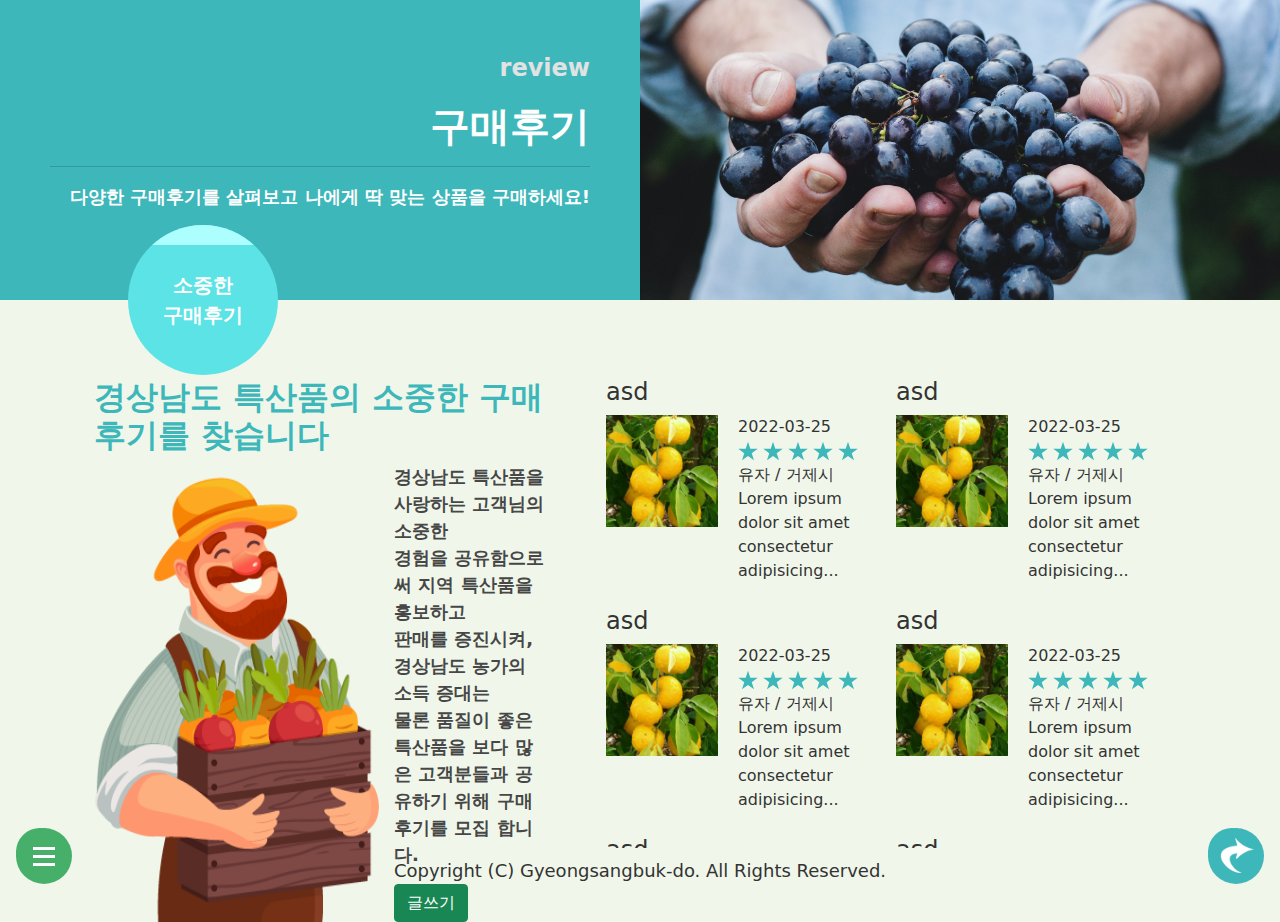
<file: sub3.html>
<!DOCTYPE html>
<html lang="ko">
<head>
    <meta charset="UTF-8">
    <meta http-equiv="X-UA-Compatible" content="IE=edge">
    <meta name="viewport" content="width=device-width, initial-scale=1.0">
    <title>경상남도 특산품</title>
    <script src="./resource/js/jquery-3.6.0.min.js"></script>
    <script src="./resource/bootstrap-5.0.2-dist/js/bootstrap.js"></script>
    <link rel="stylesheet" href="./resource/bootstrap-5.0.2-dist/css/bootstrap.css">
    <link rel="stylesheet" href="./resource/css/style.css">
</head>
<body>
    <section class="review-p">
        <div class="background mb-5">
            <div class="text" style="background-color: #3db7ba;">
                <p>review</p>
                <h1>구매후기</h1>
                <hr>
                <p>다양한 구매후기를 살펴보고 나에게 딱 맞는 상품을 구매하세요!</p>
            </div>
            <img src="./resource/img/photo(3).jpg" alt="이벤트 배경">
        </div>
        <div class="box">
            <div class="item">
                <h2>경상남도 특산품의 소중한 구매 후기를 찾습니다</h2>
                <div style="display: flex;">
                    <img src="./resource/img/review.png" alt="리뷰이미지" width="300">
                    <div>
                        <p>
                            경상남도 특산품을 사랑하는 고객님의 소중한<br>경험을 공유함으로써 
                            지역 특산품을 홍보하고<br>판매를 증진시켜, 경상남도 농가의 소득 증대는<br>물론 
                            품질이 좋은 특산품을 보다 많은 고객분들과 공유하기 위해 구매 후기를 모집 합니다.
                        </p>
                        <button class="btn btn-success write-btn">글쓰기</button>
                    </div>
                </div>

                <div class="modal fade" id="write" tabindex="-1" data-bs-keyboard="false" aria-labelledby="writeLabel" aria-hidden="true">
                    <div class="modal-dialog">
                        <div class="modal-content">
                            <div class="modal-header">
                                <h5 class="modal-title" id="writeLabel">구매후기</h5>
                            </div>
                            <div class="modal-body">
                                <form>
                                    <div class="mb-3">
                                        <label for="name" class="form-label">이름</label>
                                        <input type="text" name="name" id="name" class="form-control" placeholder="사용자 이름을 입력해주세요.">
                                    </div>
                                    <div class="row mb-3">
                                        <div class="col">
                                            <label for="goods" class="form-label">구매품</label>
                                            <input type="text" name="goods" id="goods" class="form-control" placeholder="상품을 입력해주세요.">
                                        </div>
                                        <div class="col">
                                            <label for="place" class="form-label">구매처</label>
                                            <input type="text" name="place" id="place" class="form-control" placeholder="장소를 입력해주세요.">
                                        </div>
                                    </div>
                                    <div class="row mb-3">
                                        <div class="col-6">
                                            <label for="date" class="form-label">구매일</label>
                                            <input type="date" name="date" id="date" class="form-control">
                                        </div>
                                        <div class="col-6">
                                            <span class="form-label">평점</span>
                                            <div class="rate-box">
                                                <input type="radio" id="rating10" name="rating" value="10" hidden>
                                                <label for="rating10">
                                                    <svg version="1.1" id="Layer_1" xmlns="http://www.w3.org/2000/svg" xmlns:xlink="http://www.w3.org/1999/xlink" x="0px" y="0px" viewBox="0 0 100 100" style="enable-background:new 0 0 100 100;" xml:space="preserve">
                                                        <polygon class="st0" points="50,3.65 61.51,39.06 98.74,39.06 68.62,60.94 80.12,96.35 50,74.47 19.88,96.35 31.38,60.94 1.26,39.06 38.49,39.06 	"/>
                                                    </svg>
                                                </label>
                                                
                                                <input type="radio" id="rating9" name="rating" value="9" hidden>
                                                <label for="rating9" class="half">
                                                    <svg version="1.1" id="Layer_1" xmlns="http://www.w3.org/2000/svg" xmlns:xlink="http://www.w3.org/1999/xlink" x="0px" y="0px" viewBox="0 0 50 100" style="enable-background:new 0 0 50 100;" xml:space="preserve">
                                                        <polygon class="st0" points="49.37,74.47 19.25,96.35 30.75,60.94 0.63,39.06 37.86,39.06 49.37,3.65 	"/>
                                                    </svg>
                                                </label>
                                                
                                                <input type="radio" id="rating8" name="rating" value="8" hidden>
                                                <label for="rating8">
                                                    <svg version="1.1" id="Layer_1" xmlns="http://www.w3.org/2000/svg" xmlns:xlink="http://www.w3.org/1999/xlink" x="0px" y="0px" viewBox="0 0 100 100" style="enable-background:new 0 0 100 100;" xml:space="preserve">
                                                        <polygon class="st0" points="50,3.65 61.51,39.06 98.74,39.06 68.62,60.94 80.12,96.35 50,74.47 19.88,96.35 31.38,60.94 1.26,39.06 38.49,39.06 	"/>
                                                    </svg>
                                                </label>
                                                
                                                <input type="radio" id="rating7" name="rating" value="7" hidden>
                                                <label for="rating7" class="half">
                                                    <svg version="1.1" id="Layer_1" xmlns="http://www.w3.org/2000/svg" xmlns:xlink="http://www.w3.org/1999/xlink" x="0px" y="0px" viewBox="0 0 50 100" style="enable-background:new 0 0 50 100;" xml:space="preserve">
                                                        <polygon class="st0" points="49.37,74.47 19.25,96.35 30.75,60.94 0.63,39.06 37.86,39.06 49.37,3.65 	"/>
                                                    </svg>
                                                </label>
                                                
                                                <input type="radio" id="rating6" name="rating" value="6" hidden>
                                                <label for="rating6">
                                                    <svg version="1.1" id="Layer_1" xmlns="http://www.w3.org/2000/svg" xmlns:xlink="http://www.w3.org/1999/xlink" x="0px" y="0px" viewBox="0 0 100 100" style="enable-background:new 0 0 100 100;" xml:space="preserve">
                                                        <polygon class="st0" points="50,3.65 61.51,39.06 98.74,39.06 68.62,60.94 80.12,96.35 50,74.47 19.88,96.35 31.38,60.94 1.26,39.06 38.49,39.06 	"/>
                                                    </svg>
                                                </label>
                                                
                                                <input type="radio" id="rating5" name="rating" value="5" hidden>
                                                <label for="rating5" class="half">
                                                    <svg version="1.1" id="Layer_1" xmlns="http://www.w3.org/2000/svg" xmlns:xlink="http://www.w3.org/1999/xlink" x="0px" y="0px" viewBox="0 0 50 100" style="enable-background:new 0 0 50 100;" xml:space="preserve">
                                                        <polygon class="st0" points="49.37,74.47 19.25,96.35 30.75,60.94 0.63,39.06 37.86,39.06 49.37,3.65 	"/>
                                                    </svg> 
                                                </label>
                                                
                                                <input type="radio" id="rating4" name="rating" value="4" hidden>
                                                <label for="rating4">
                                                    <svg version="1.1" id="Layer_1" xmlns="http://www.w3.org/2000/svg" xmlns:xlink="http://www.w3.org/1999/xlink" x="0px" y="0px" viewBox="0 0 100 100" style="enable-background:new 0 0 100 100;" xml:space="preserve">
                                                        <polygon class="st0" points="50,3.65 61.51,39.06 98.74,39.06 68.62,60.94 80.12,96.35 50,74.47 19.88,96.35 31.38,60.94 1.26,39.06 38.49,39.06 	"/>
                                                    </svg>
                                                </label>
                                                
                                                <input type="radio" id="rating3" name="rating" value="3" hidden>
                                                <label for="rating3" class="half">
                                                    <svg version="1.1" id="Layer_1" xmlns="http://www.w3.org/2000/svg" xmlns:xlink="http://www.w3.org/1999/xlink" x="0px" y="0px" viewBox="0 0 50 100" style="enable-background:new 0 0 50 100;" xml:space="preserve">
                                                        <polygon class="st0" points="49.37,74.47 19.25,96.35 30.75,60.94 0.63,39.06 37.86,39.06 49.37,3.65 	"/>
                                                    </svg>
                                                </label>
                                                
                                                <input type="radio" id="rating2" name="rating" value="2" hidden>
                                                <label for="rating2">
                                                    <svg version="1.1" id="Layer_1" xmlns="http://www.w3.org/2000/svg" xmlns:xlink="http://www.w3.org/1999/xlink" x="0px" y="0px" viewBox="0 0 100 100" style="enable-background:new 0 0 100 100;" xml:space="preserve">
                                                        <polygon class="st0" points="50,3.65 61.51,39.06 98.74,39.06 68.62,60.94 80.12,96.35 50,74.47 19.88,96.35 31.38,60.94 1.26,39.06 38.49,39.06 	"/>
                                                    </svg>
                                                </label>
                                                
                                                <input type="radio" id="rating1" name="rating" value="1" hidden>
                                                <label for="rating1" class="half">
                                                    <svg version="1.1" id="Layer_1" xmlns="http://www.w3.org/2000/svg" xmlns:xlink="http://www.w3.org/1999/xlink" x="0px" y="0px" viewBox="0 0 50 100" style="enable-background:new 0 0 50 100;" xml:space="preserve">
                                                        <polygon class="st0" points="49.37,74.47 19.25,96.35 30.75,60.94 0.63,39.06 37.86,39.06 49.37,3.65 	"/>
                                                    </svg>
                                                </label>

                                                <input type="radio" id="rating0" name="rating" value="0" hidden checked>
                                                <label for="rating0">
                                                    <svg version="1.1" id="Layer_1" xmlns="http://www.w3.org/2000/svg" xmlns:xlink="http://www.w3.org/1999/xlink" x="0px" y="0px" viewBox="0 0 100 100" style="enable-background:new 0 0 100 100;" xml:space="preserve">
                                                        <style type="text/css">
                                                            .st{fill:none !important;stroke:#3db7ba;stroke-width:10;stroke-miterlimit:10;}
                                                        </style>
                                                        <polygon class="st" points="50,6.85 60.71,39.82 95.37,39.82 67.33,60.18 78.04,93.15 50,72.78 21.96,93.15 32.67,60.18 
                                                            4.63,39.82 39.29,39.82 	"/>
                                                    </svg>
                                                </label>
                                            </div>
                                        </div>
                                    </div>
                                    <div class="mb-3">
                                        <label for="content" class="form-label">내용</label>
                                        <textarea class="form-control" name="content" id="content" rows="5"></textarea>
                                        <span class="str-count">0자</span>
                                    </div>
                                    <div class="mb-3 photo-node">
                                        <label for="photo" class="form-label">사진</label>
                                        <input type="file" name="photo" id="photo" class="form-control" accept=".jpg">
                                    </div>
                                    <button class="btn btn-primary photo-add">사진추가 +</button>
                                </form>
                            </div>
                            <div class="modal-footer">
                                <button type="button" class="btn btn-secondary cl">닫기</button>
                                <button type="button" class="btn btn-primary chk">확인</button>
                            </div>
                        </div>
                    </div>
                </div>
            </div>
            <div class="list">
                <div class="list-item mb-4">
                    <h4>asd</h4>
                    <div class="content">
                        <img src="./resource/img/special/거제시_유자.jpg" alt="후기 이미지">
                        <div class="text">
                            <span>2022-03-25</span><br>
                            <svg version="1.1" id="Layer_1" xmlns="http://www.w3.org/2000/svg" xmlns:xlink="http://www.w3.org/1999/xlink" x="0px" y="0px" viewBox="0 0 100 100" style="enable-background:new 0 0 100 100;" xml:space="preserve">
                                <polygon class="st0" points="50,3.65 61.51,39.06 98.74,39.06 68.62,60.94 80.12,96.35 50,74.47 19.88,96.35 31.38,60.94 1.26,39.06 38.49,39.06 	"/>
                            </svg>
                            <svg version="1.1" id="Layer_1" xmlns="http://www.w3.org/2000/svg" xmlns:xlink="http://www.w3.org/1999/xlink" x="0px" y="0px" viewBox="0 0 100 100" style="enable-background:new 0 0 100 100;" xml:space="preserve">
                                <polygon class="st0" points="50,3.65 61.51,39.06 98.74,39.06 68.62,60.94 80.12,96.35 50,74.47 19.88,96.35 31.38,60.94 1.26,39.06 38.49,39.06 	"/>
                            </svg>
                            <svg version="1.1" id="Layer_1" xmlns="http://www.w3.org/2000/svg" xmlns:xlink="http://www.w3.org/1999/xlink" x="0px" y="0px" viewBox="0 0 100 100" style="enable-background:new 0 0 100 100;" xml:space="preserve">
                                <polygon class="st0" points="50,3.65 61.51,39.06 98.74,39.06 68.62,60.94 80.12,96.35 50,74.47 19.88,96.35 31.38,60.94 1.26,39.06 38.49,39.06 	"/>
                            </svg>
                            <svg version="1.1" id="Layer_1" xmlns="http://www.w3.org/2000/svg" xmlns:xlink="http://www.w3.org/1999/xlink" x="0px" y="0px" viewBox="0 0 100 100" style="enable-background:new 0 0 100 100;" xml:space="preserve">
                                <polygon class="st0" points="50,3.65 61.51,39.06 98.74,39.06 68.62,60.94 80.12,96.35 50,74.47 19.88,96.35 31.38,60.94 1.26,39.06 38.49,39.06 	"/>
                            </svg>
                            <svg version="1.1" id="Layer_1" xmlns="http://www.w3.org/2000/svg" xmlns:xlink="http://www.w3.org/1999/xlink" x="0px" y="0px" viewBox="0 0 100 100" style="enable-background:new 0 0 100 100;" xml:space="preserve">
                                <polygon class="st0" points="50,3.65 61.51,39.06 98.74,39.06 68.62,60.94 80.12,96.35 50,74.47 19.88,96.35 31.38,60.94 1.26,39.06 38.49,39.06 	"/>
                            </svg>
                            <p>유자 / 거제시</p>
                            <p>Lorem ipsum dolor sit amet consectetur adipisicing...</p>
                        </div>
                    </div>
                </div>
                <div class="list-item mb-4">
                    <h4>asd</h4>
                    <div class="content">
                        <img src="./resource/img/special/거제시_유자.jpg" alt="후기 이미지">
                        <div class="text">
                            <span>2022-03-25</span><br>
                            <svg version="1.1" id="Layer_1" xmlns="http://www.w3.org/2000/svg" xmlns:xlink="http://www.w3.org/1999/xlink" x="0px" y="0px" viewBox="0 0 100 100" style="enable-background:new 0 0 100 100;" xml:space="preserve">
                                <polygon class="st0" points="50,3.65 61.51,39.06 98.74,39.06 68.62,60.94 80.12,96.35 50,74.47 19.88,96.35 31.38,60.94 1.26,39.06 38.49,39.06 	"/>
                            </svg>
                            <svg version="1.1" id="Layer_1" xmlns="http://www.w3.org/2000/svg" xmlns:xlink="http://www.w3.org/1999/xlink" x="0px" y="0px" viewBox="0 0 100 100" style="enable-background:new 0 0 100 100;" xml:space="preserve">
                                <polygon class="st0" points="50,3.65 61.51,39.06 98.74,39.06 68.62,60.94 80.12,96.35 50,74.47 19.88,96.35 31.38,60.94 1.26,39.06 38.49,39.06 	"/>
                            </svg>
                            <svg version="1.1" id="Layer_1" xmlns="http://www.w3.org/2000/svg" xmlns:xlink="http://www.w3.org/1999/xlink" x="0px" y="0px" viewBox="0 0 100 100" style="enable-background:new 0 0 100 100;" xml:space="preserve">
                                <polygon class="st0" points="50,3.65 61.51,39.06 98.74,39.06 68.62,60.94 80.12,96.35 50,74.47 19.88,96.35 31.38,60.94 1.26,39.06 38.49,39.06 	"/>
                            </svg>
                            <svg version="1.1" id="Layer_1" xmlns="http://www.w3.org/2000/svg" xmlns:xlink="http://www.w3.org/1999/xlink" x="0px" y="0px" viewBox="0 0 100 100" style="enable-background:new 0 0 100 100;" xml:space="preserve">
                                <polygon class="st0" points="50,3.65 61.51,39.06 98.74,39.06 68.62,60.94 80.12,96.35 50,74.47 19.88,96.35 31.38,60.94 1.26,39.06 38.49,39.06 	"/>
                            </svg>
                            <svg version="1.1" id="Layer_1" xmlns="http://www.w3.org/2000/svg" xmlns:xlink="http://www.w3.org/1999/xlink" x="0px" y="0px" viewBox="0 0 100 100" style="enable-background:new 0 0 100 100;" xml:space="preserve">
                                <polygon class="st0" points="50,3.65 61.51,39.06 98.74,39.06 68.62,60.94 80.12,96.35 50,74.47 19.88,96.35 31.38,60.94 1.26,39.06 38.49,39.06 	"/>
                            </svg>
                            <p>유자 / 거제시</p>
                            <p>Lorem ipsum dolor sit amet consectetur adipisicing...</p>
                        </div>
                    </div>
                </div>
                <div class="list-item mb-4">
                    <h4>asd</h4>
                    <div class="content">
                        <img src="./resource/img/special/거제시_유자.jpg" alt="후기 이미지">
                        <div class="text">
                            <span>2022-03-25</span><br>
                            <svg version="1.1" id="Layer_1" xmlns="http://www.w3.org/2000/svg" xmlns:xlink="http://www.w3.org/1999/xlink" x="0px" y="0px" viewBox="0 0 100 100" style="enable-background:new 0 0 100 100;" xml:space="preserve">
                                <polygon class="st0" points="50,3.65 61.51,39.06 98.74,39.06 68.62,60.94 80.12,96.35 50,74.47 19.88,96.35 31.38,60.94 1.26,39.06 38.49,39.06 	"/>
                            </svg>
                            <svg version="1.1" id="Layer_1" xmlns="http://www.w3.org/2000/svg" xmlns:xlink="http://www.w3.org/1999/xlink" x="0px" y="0px" viewBox="0 0 100 100" style="enable-background:new 0 0 100 100;" xml:space="preserve">
                                <polygon class="st0" points="50,3.65 61.51,39.06 98.74,39.06 68.62,60.94 80.12,96.35 50,74.47 19.88,96.35 31.38,60.94 1.26,39.06 38.49,39.06 	"/>
                            </svg>
                            <svg version="1.1" id="Layer_1" xmlns="http://www.w3.org/2000/svg" xmlns:xlink="http://www.w3.org/1999/xlink" x="0px" y="0px" viewBox="0 0 100 100" style="enable-background:new 0 0 100 100;" xml:space="preserve">
                                <polygon class="st0" points="50,3.65 61.51,39.06 98.74,39.06 68.62,60.94 80.12,96.35 50,74.47 19.88,96.35 31.38,60.94 1.26,39.06 38.49,39.06 	"/>
                            </svg>
                            <svg version="1.1" id="Layer_1" xmlns="http://www.w3.org/2000/svg" xmlns:xlink="http://www.w3.org/1999/xlink" x="0px" y="0px" viewBox="0 0 100 100" style="enable-background:new 0 0 100 100;" xml:space="preserve">
                                <polygon class="st0" points="50,3.65 61.51,39.06 98.74,39.06 68.62,60.94 80.12,96.35 50,74.47 19.88,96.35 31.38,60.94 1.26,39.06 38.49,39.06 	"/>
                            </svg>
                            <svg version="1.1" id="Layer_1" xmlns="http://www.w3.org/2000/svg" xmlns:xlink="http://www.w3.org/1999/xlink" x="0px" y="0px" viewBox="0 0 100 100" style="enable-background:new 0 0 100 100;" xml:space="preserve">
                                <polygon class="st0" points="50,3.65 61.51,39.06 98.74,39.06 68.62,60.94 80.12,96.35 50,74.47 19.88,96.35 31.38,60.94 1.26,39.06 38.49,39.06 	"/>
                            </svg>
                            <p>유자 / 거제시</p>
                            <p>Lorem ipsum dolor sit amet consectetur adipisicing...</p>
                        </div>
                    </div>
                </div>
                <div class="list-item mb-4">
                    <h4>asd</h4>
                    <div class="content">
                        <img src="./resource/img/special/거제시_유자.jpg" alt="후기 이미지">
                        <div class="text">
                            <span>2022-03-25</span><br>
                            <svg version="1.1" id="Layer_1" xmlns="http://www.w3.org/2000/svg" xmlns:xlink="http://www.w3.org/1999/xlink" x="0px" y="0px" viewBox="0 0 100 100" style="enable-background:new 0 0 100 100;" xml:space="preserve">
                                <polygon class="st0" points="50,3.65 61.51,39.06 98.74,39.06 68.62,60.94 80.12,96.35 50,74.47 19.88,96.35 31.38,60.94 1.26,39.06 38.49,39.06 	"/>
                            </svg>
                            <svg version="1.1" id="Layer_1" xmlns="http://www.w3.org/2000/svg" xmlns:xlink="http://www.w3.org/1999/xlink" x="0px" y="0px" viewBox="0 0 100 100" style="enable-background:new 0 0 100 100;" xml:space="preserve">
                                <polygon class="st0" points="50,3.65 61.51,39.06 98.74,39.06 68.62,60.94 80.12,96.35 50,74.47 19.88,96.35 31.38,60.94 1.26,39.06 38.49,39.06 	"/>
                            </svg>
                            <svg version="1.1" id="Layer_1" xmlns="http://www.w3.org/2000/svg" xmlns:xlink="http://www.w3.org/1999/xlink" x="0px" y="0px" viewBox="0 0 100 100" style="enable-background:new 0 0 100 100;" xml:space="preserve">
                                <polygon class="st0" points="50,3.65 61.51,39.06 98.74,39.06 68.62,60.94 80.12,96.35 50,74.47 19.88,96.35 31.38,60.94 1.26,39.06 38.49,39.06 	"/>
                            </svg>
                            <svg version="1.1" id="Layer_1" xmlns="http://www.w3.org/2000/svg" xmlns:xlink="http://www.w3.org/1999/xlink" x="0px" y="0px" viewBox="0 0 100 100" style="enable-background:new 0 0 100 100;" xml:space="preserve">
                                <polygon class="st0" points="50,3.65 61.51,39.06 98.74,39.06 68.62,60.94 80.12,96.35 50,74.47 19.88,96.35 31.38,60.94 1.26,39.06 38.49,39.06 	"/>
                            </svg>
                            <svg version="1.1" id="Layer_1" xmlns="http://www.w3.org/2000/svg" xmlns:xlink="http://www.w3.org/1999/xlink" x="0px" y="0px" viewBox="0 0 100 100" style="enable-background:new 0 0 100 100;" xml:space="preserve">
                                <polygon class="st0" points="50,3.65 61.51,39.06 98.74,39.06 68.62,60.94 80.12,96.35 50,74.47 19.88,96.35 31.38,60.94 1.26,39.06 38.49,39.06 	"/>
                            </svg>
                            <p>유자 / 거제시</p>
                            <p>Lorem ipsum dolor sit amet consectetur adipisicing...</p>
                        </div>
                    </div>
                </div>
                <div class="list-item mb-4">
                    <h4>asd</h4>
                    <div class="content">
                        <img src="./resource/img/special/거제시_유자.jpg" alt="후기 이미지">
                        <div class="text">
                            <span>2022-03-25</span><br>
                            <svg version="1.1" id="Layer_1" xmlns="http://www.w3.org/2000/svg" xmlns:xlink="http://www.w3.org/1999/xlink" x="0px" y="0px" viewBox="0 0 100 100" style="enable-background:new 0 0 100 100;" xml:space="preserve">
                                <polygon class="st0" points="50,3.65 61.51,39.06 98.74,39.06 68.62,60.94 80.12,96.35 50,74.47 19.88,96.35 31.38,60.94 1.26,39.06 38.49,39.06 	"/>
                            </svg>
                            <svg version="1.1" id="Layer_1" xmlns="http://www.w3.org/2000/svg" xmlns:xlink="http://www.w3.org/1999/xlink" x="0px" y="0px" viewBox="0 0 100 100" style="enable-background:new 0 0 100 100;" xml:space="preserve">
                                <polygon class="st0" points="50,3.65 61.51,39.06 98.74,39.06 68.62,60.94 80.12,96.35 50,74.47 19.88,96.35 31.38,60.94 1.26,39.06 38.49,39.06 	"/>
                            </svg>
                            <svg version="1.1" id="Layer_1" xmlns="http://www.w3.org/2000/svg" xmlns:xlink="http://www.w3.org/1999/xlink" x="0px" y="0px" viewBox="0 0 100 100" style="enable-background:new 0 0 100 100;" xml:space="preserve">
                                <polygon class="st0" points="50,3.65 61.51,39.06 98.74,39.06 68.62,60.94 80.12,96.35 50,74.47 19.88,96.35 31.38,60.94 1.26,39.06 38.49,39.06 	"/>
                            </svg>
                            <svg version="1.1" id="Layer_1" xmlns="http://www.w3.org/2000/svg" xmlns:xlink="http://www.w3.org/1999/xlink" x="0px" y="0px" viewBox="0 0 100 100" style="enable-background:new 0 0 100 100;" xml:space="preserve">
                                <polygon class="st0" points="50,3.65 61.51,39.06 98.74,39.06 68.62,60.94 80.12,96.35 50,74.47 19.88,96.35 31.38,60.94 1.26,39.06 38.49,39.06 	"/>
                            </svg>
                            <svg version="1.1" id="Layer_1" xmlns="http://www.w3.org/2000/svg" xmlns:xlink="http://www.w3.org/1999/xlink" x="0px" y="0px" viewBox="0 0 100 100" style="enable-background:new 0 0 100 100;" xml:space="preserve">
                                <polygon class="st0" points="50,3.65 61.51,39.06 98.74,39.06 68.62,60.94 80.12,96.35 50,74.47 19.88,96.35 31.38,60.94 1.26,39.06 38.49,39.06 	"/>
                            </svg>
                            <p>유자 / 거제시</p>
                            <p>Lorem ipsum dolor sit amet consectetur adipisicing...</p>
                        </div>
                    </div>
                </div>
                <div class="list-item mb-4">
                    <h4>asd</h4>
                    <div class="content">
                        <img src="./resource/img/special/거제시_유자.jpg" alt="후기 이미지">
                        <div class="text">
                            <span>2022-03-25</span><br>
                            <svg version="1.1" id="Layer_1" xmlns="http://www.w3.org/2000/svg" xmlns:xlink="http://www.w3.org/1999/xlink" x="0px" y="0px" viewBox="0 0 100 100" style="enable-background:new 0 0 100 100;" xml:space="preserve">
                                <polygon class="st0" points="50,3.65 61.51,39.06 98.74,39.06 68.62,60.94 80.12,96.35 50,74.47 19.88,96.35 31.38,60.94 1.26,39.06 38.49,39.06 	"/>
                            </svg>
                            <svg version="1.1" id="Layer_1" xmlns="http://www.w3.org/2000/svg" xmlns:xlink="http://www.w3.org/1999/xlink" x="0px" y="0px" viewBox="0 0 100 100" style="enable-background:new 0 0 100 100;" xml:space="preserve">
                                <polygon class="st0" points="50,3.65 61.51,39.06 98.74,39.06 68.62,60.94 80.12,96.35 50,74.47 19.88,96.35 31.38,60.94 1.26,39.06 38.49,39.06 	"/>
                            </svg>
                            <svg version="1.1" id="Layer_1" xmlns="http://www.w3.org/2000/svg" xmlns:xlink="http://www.w3.org/1999/xlink" x="0px" y="0px" viewBox="0 0 100 100" style="enable-background:new 0 0 100 100;" xml:space="preserve">
                                <polygon class="st0" points="50,3.65 61.51,39.06 98.74,39.06 68.62,60.94 80.12,96.35 50,74.47 19.88,96.35 31.38,60.94 1.26,39.06 38.49,39.06 	"/>
                            </svg>
                            <svg version="1.1" id="Layer_1" xmlns="http://www.w3.org/2000/svg" xmlns:xlink="http://www.w3.org/1999/xlink" x="0px" y="0px" viewBox="0 0 100 100" style="enable-background:new 0 0 100 100;" xml:space="preserve">
                                <polygon class="st0" points="50,3.65 61.51,39.06 98.74,39.06 68.62,60.94 80.12,96.35 50,74.47 19.88,96.35 31.38,60.94 1.26,39.06 38.49,39.06 	"/>
                            </svg>
                            <svg version="1.1" id="Layer_1" xmlns="http://www.w3.org/2000/svg" xmlns:xlink="http://www.w3.org/1999/xlink" x="0px" y="0px" viewBox="0 0 100 100" style="enable-background:new 0 0 100 100;" xml:space="preserve">
                                <polygon class="st0" points="50,3.65 61.51,39.06 98.74,39.06 68.62,60.94 80.12,96.35 50,74.47 19.88,96.35 31.38,60.94 1.26,39.06 38.49,39.06 	"/>
                            </svg>
                            <p>유자 / 거제시</p>
                            <p>Lorem ipsum dolor sit amet consectetur adipisicing...</p>
                        </div>
                    </div>
                </div>
                <div class="list-item mb-4">
                    <h4>asd</h4>
                    <div class="content">
                        <img src="./resource/img/special/거제시_유자.jpg" alt="후기 이미지">
                        <div class="text">
                            <span>2022-03-25</span><br>
                            <svg version="1.1" id="Layer_1" xmlns="http://www.w3.org/2000/svg" xmlns:xlink="http://www.w3.org/1999/xlink" x="0px" y="0px" viewBox="0 0 100 100" style="enable-background:new 0 0 100 100;" xml:space="preserve">
                                <polygon class="st0" points="50,3.65 61.51,39.06 98.74,39.06 68.62,60.94 80.12,96.35 50,74.47 19.88,96.35 31.38,60.94 1.26,39.06 38.49,39.06 	"/>
                            </svg>
                            <svg version="1.1" id="Layer_1" xmlns="http://www.w3.org/2000/svg" xmlns:xlink="http://www.w3.org/1999/xlink" x="0px" y="0px" viewBox="0 0 100 100" style="enable-background:new 0 0 100 100;" xml:space="preserve">
                                <polygon class="st0" points="50,3.65 61.51,39.06 98.74,39.06 68.62,60.94 80.12,96.35 50,74.47 19.88,96.35 31.38,60.94 1.26,39.06 38.49,39.06 	"/>
                            </svg>
                            <svg version="1.1" id="Layer_1" xmlns="http://www.w3.org/2000/svg" xmlns:xlink="http://www.w3.org/1999/xlink" x="0px" y="0px" viewBox="0 0 100 100" style="enable-background:new 0 0 100 100;" xml:space="preserve">
                                <polygon class="st0" points="50,3.65 61.51,39.06 98.74,39.06 68.62,60.94 80.12,96.35 50,74.47 19.88,96.35 31.38,60.94 1.26,39.06 38.49,39.06 	"/>
                            </svg>
                            <svg version="1.1" id="Layer_1" xmlns="http://www.w3.org/2000/svg" xmlns:xlink="http://www.w3.org/1999/xlink" x="0px" y="0px" viewBox="0 0 100 100" style="enable-background:new 0 0 100 100;" xml:space="preserve">
                                <polygon class="st0" points="50,3.65 61.51,39.06 98.74,39.06 68.62,60.94 80.12,96.35 50,74.47 19.88,96.35 31.38,60.94 1.26,39.06 38.49,39.06 	"/>
                            </svg>
                            <svg version="1.1" id="Layer_1" xmlns="http://www.w3.org/2000/svg" xmlns:xlink="http://www.w3.org/1999/xlink" x="0px" y="0px" viewBox="0 0 100 100" style="enable-background:new 0 0 100 100;" xml:space="preserve">
                                <polygon class="st0" points="50,3.65 61.51,39.06 98.74,39.06 68.62,60.94 80.12,96.35 50,74.47 19.88,96.35 31.38,60.94 1.26,39.06 38.49,39.06 	"/>
                            </svg>
                            <p>유자 / 거제시</p>
                            <p>Lorem ipsum dolor sit amet consectetur adipisicing...</p>
                        </div>
                    </div>
                </div>
                <div class="list-item mb-4">
                    <h4>asd</h4>
                    <div class="content">
                        <img src="./resource/img/special/거제시_유자.jpg" alt="후기 이미지">
                        <div class="text">
                            <span>2022-03-25</span><br>
                            <svg version="1.1" id="Layer_1" xmlns="http://www.w3.org/2000/svg" xmlns:xlink="http://www.w3.org/1999/xlink" x="0px" y="0px" viewBox="0 0 100 100" style="enable-background:new 0 0 100 100;" xml:space="preserve">
                                <polygon class="st0" points="50,3.65 61.51,39.06 98.74,39.06 68.62,60.94 80.12,96.35 50,74.47 19.88,96.35 31.38,60.94 1.26,39.06 38.49,39.06 	"/>
                            </svg>
                            <svg version="1.1" id="Layer_1" xmlns="http://www.w3.org/2000/svg" xmlns:xlink="http://www.w3.org/1999/xlink" x="0px" y="0px" viewBox="0 0 100 100" style="enable-background:new 0 0 100 100;" xml:space="preserve">
                                <polygon class="st0" points="50,3.65 61.51,39.06 98.74,39.06 68.62,60.94 80.12,96.35 50,74.47 19.88,96.35 31.38,60.94 1.26,39.06 38.49,39.06 	"/>
                            </svg>
                            <svg version="1.1" id="Layer_1" xmlns="http://www.w3.org/2000/svg" xmlns:xlink="http://www.w3.org/1999/xlink" x="0px" y="0px" viewBox="0 0 100 100" style="enable-background:new 0 0 100 100;" xml:space="preserve">
                                <polygon class="st0" points="50,3.65 61.51,39.06 98.74,39.06 68.62,60.94 80.12,96.35 50,74.47 19.88,96.35 31.38,60.94 1.26,39.06 38.49,39.06 	"/>
                            </svg>
                            <svg version="1.1" id="Layer_1" xmlns="http://www.w3.org/2000/svg" xmlns:xlink="http://www.w3.org/1999/xlink" x="0px" y="0px" viewBox="0 0 100 100" style="enable-background:new 0 0 100 100;" xml:space="preserve">
                                <polygon class="st0" points="50,3.65 61.51,39.06 98.74,39.06 68.62,60.94 80.12,96.35 50,74.47 19.88,96.35 31.38,60.94 1.26,39.06 38.49,39.06 	"/>
                            </svg>
                            <svg version="1.1" id="Layer_1" xmlns="http://www.w3.org/2000/svg" xmlns:xlink="http://www.w3.org/1999/xlink" x="0px" y="0px" viewBox="0 0 100 100" style="enable-background:new 0 0 100 100;" xml:space="preserve">
                                <polygon class="st0" points="50,3.65 61.51,39.06 98.74,39.06 68.62,60.94 80.12,96.35 50,74.47 19.88,96.35 31.38,60.94 1.26,39.06 38.49,39.06 	"/>
                            </svg>
                            <p>유자 / 거제시</p>
                            <p>Lorem ipsum dolor sit amet consectetur adipisicing...</p>
                        </div>
                    </div>
                </div>
                <div class="list-item mb-4">
                    <h4>asd</h4>
                    <div class="content">
                        <img src="./resource/img/special/거제시_유자.jpg" alt="후기 이미지">
                        <div class="text">
                            <span>2022-03-25</span><br>
                            <svg version="1.1" id="Layer_1" xmlns="http://www.w3.org/2000/svg" xmlns:xlink="http://www.w3.org/1999/xlink" x="0px" y="0px" viewBox="0 0 100 100" style="enable-background:new 0 0 100 100;" xml:space="preserve">
                                <polygon class="st0" points="50,3.65 61.51,39.06 98.74,39.06 68.62,60.94 80.12,96.35 50,74.47 19.88,96.35 31.38,60.94 1.26,39.06 38.49,39.06 	"/>
                            </svg>
                            <svg version="1.1" id="Layer_1" xmlns="http://www.w3.org/2000/svg" xmlns:xlink="http://www.w3.org/1999/xlink" x="0px" y="0px" viewBox="0 0 100 100" style="enable-background:new 0 0 100 100;" xml:space="preserve">
                                <polygon class="st0" points="50,3.65 61.51,39.06 98.74,39.06 68.62,60.94 80.12,96.35 50,74.47 19.88,96.35 31.38,60.94 1.26,39.06 38.49,39.06 	"/>
                            </svg>
                            <svg version="1.1" id="Layer_1" xmlns="http://www.w3.org/2000/svg" xmlns:xlink="http://www.w3.org/1999/xlink" x="0px" y="0px" viewBox="0 0 100 100" style="enable-background:new 0 0 100 100;" xml:space="preserve">
                                <polygon class="st0" points="50,3.65 61.51,39.06 98.74,39.06 68.62,60.94 80.12,96.35 50,74.47 19.88,96.35 31.38,60.94 1.26,39.06 38.49,39.06 	"/>
                            </svg>
                            <svg version="1.1" id="Layer_1" xmlns="http://www.w3.org/2000/svg" xmlns:xlink="http://www.w3.org/1999/xlink" x="0px" y="0px" viewBox="0 0 100 100" style="enable-background:new 0 0 100 100;" xml:space="preserve">
                                <polygon class="st0" points="50,3.65 61.51,39.06 98.74,39.06 68.62,60.94 80.12,96.35 50,74.47 19.88,96.35 31.38,60.94 1.26,39.06 38.49,39.06 	"/>
                            </svg>
                            <svg version="1.1" id="Layer_1" xmlns="http://www.w3.org/2000/svg" xmlns:xlink="http://www.w3.org/1999/xlink" x="0px" y="0px" viewBox="0 0 100 100" style="enable-background:new 0 0 100 100;" xml:space="preserve">
                                <polygon class="st0" points="50,3.65 61.51,39.06 98.74,39.06 68.62,60.94 80.12,96.35 50,74.47 19.88,96.35 31.38,60.94 1.26,39.06 38.49,39.06 	"/>
                            </svg>
                            <p>유자 / 거제시</p>
                            <p>Lorem ipsum dolor sit amet consectetur adipisicing...</p>
                        </div>
                    </div>
                </div>
                <div class="list-item mb-4">
                    <h4>asd</h4>
                    <div class="content">
                        <img src="./resource/img/special/거제시_유자.jpg" alt="후기 이미지">
                        <div class="text">
                            <span>2022-03-25</span><br>
                            <svg version="1.1" id="Layer_1" xmlns="http://www.w3.org/2000/svg" xmlns:xlink="http://www.w3.org/1999/xlink" x="0px" y="0px" viewBox="0 0 100 100" style="enable-background:new 0 0 100 100;" xml:space="preserve">
                                <polygon class="st0" points="50,3.65 61.51,39.06 98.74,39.06 68.62,60.94 80.12,96.35 50,74.47 19.88,96.35 31.38,60.94 1.26,39.06 38.49,39.06 	"/>
                            </svg>
                            <svg version="1.1" id="Layer_1" xmlns="http://www.w3.org/2000/svg" xmlns:xlink="http://www.w3.org/1999/xlink" x="0px" y="0px" viewBox="0 0 100 100" style="enable-background:new 0 0 100 100;" xml:space="preserve">
                                <polygon class="st0" points="50,3.65 61.51,39.06 98.74,39.06 68.62,60.94 80.12,96.35 50,74.47 19.88,96.35 31.38,60.94 1.26,39.06 38.49,39.06 	"/>
                            </svg>
                            <svg version="1.1" id="Layer_1" xmlns="http://www.w3.org/2000/svg" xmlns:xlink="http://www.w3.org/1999/xlink" x="0px" y="0px" viewBox="0 0 100 100" style="enable-background:new 0 0 100 100;" xml:space="preserve">
                                <polygon class="st0" points="50,3.65 61.51,39.06 98.74,39.06 68.62,60.94 80.12,96.35 50,74.47 19.88,96.35 31.38,60.94 1.26,39.06 38.49,39.06 	"/>
                            </svg>
                            <svg version="1.1" id="Layer_1" xmlns="http://www.w3.org/2000/svg" xmlns:xlink="http://www.w3.org/1999/xlink" x="0px" y="0px" viewBox="0 0 100 100" style="enable-background:new 0 0 100 100;" xml:space="preserve">
                                <polygon class="st0" points="50,3.65 61.51,39.06 98.74,39.06 68.62,60.94 80.12,96.35 50,74.47 19.88,96.35 31.38,60.94 1.26,39.06 38.49,39.06 	"/>
                            </svg>
                            <svg version="1.1" id="Layer_1" xmlns="http://www.w3.org/2000/svg" xmlns:xlink="http://www.w3.org/1999/xlink" x="0px" y="0px" viewBox="0 0 100 100" style="enable-background:new 0 0 100 100;" xml:space="preserve">
                                <polygon class="st0" points="50,3.65 61.51,39.06 98.74,39.06 68.62,60.94 80.12,96.35 50,74.47 19.88,96.35 31.38,60.94 1.26,39.06 38.49,39.06 	"/>
                            </svg>
                            <p>유자 / 거제시</p>
                            <p>Lorem ipsum dolor sit amet consectetur adipisicing...</p>
                        </div>
                    </div>
                </div>
            </div>

            <div class="banner" style="background-color: #5ce3e6;">
                <span style="background-color: #adfeff;"></span>
                <p>소중한<br>구매후기</p>
            </div>
        </div>

        <input type="checkbox" name="share" id="share" hidden>
        <input type="checkbox" name="menu" id="menu" hidden>

        <div id="circle-menu" class="circle-menu">
            <label for="share" class="float-btn">
                <img src="./resource/img/share.png" alt="공유 아이콘">
            </label>

            <div class="item-wrap">
                <a href="#" class="menu-item"><img src="./resource/img/sns/insta.png" alt="sns"></a>
                <a href="#" class="menu-item"><img src="./resource/img/sns/face.png" alt="sns"></a>
                <a href="#" class="menu-item"><img src="./resource/img/sns/you.png" alt="sns"></a>
                <a href="#" class="menu-item"><img src="./resource/img/sns/twit.png" alt="sns"></a>
            </div>
        </div>
        
        <div id="circle-menu1" class="circle-menu circle-menu-left">
            <label for="menu" class="float-btn">
                <span></span>
                <span></span>
                <span></span>
            </label>

            <div class="item-wrap">
                <a href="./index.html" class="menu-item">HOME</a>
                <a href="./sub1.html" class="menu-item">특산품</a>
                <a href="./sub2.html" class="menu-item">이벤트</a>
                <a href="./sub3.html" class="menu-item visit">구매후기</a>
            </div>
        </div>
    </section>
    <footer>
        <p>Copyright (C) Gyeongsangbuk-do. All Rights Reserved.</p>
    </footer>
    <script src="./resource/js/script.js"></script>
</body>
</html>
</file>
<file: resource/css/style.css>
/* 초기화 */

* {
    margin: 0; 
    padding: 0;
    box-sizing: border-box;
    color: #333;
}

body {
    background-color: rgba(105, 180, 45, .1);
}

h2 {
    display: flex;
    align-items: center;
    font-weight: 900;
}

a, a:hover {
    text-decoration: none;
}

/* 메인 페이지 */

.main-p .top {
    width: 100%;
}

.main-p .top h1 img {
    margin: 30px 630.5px 15px;
}

.main-p .top .main-background {
    width: 100%;
    height: 300px;
    overflow: hidden;
}

.main-p .main-background img {
    width: 100%;
    margin-top: -450px;
    opacity: .7;
    filter: blur(10px);
    transition: .5s;
    animation: dis 3s forwards;
}

.main-p .box {
    width: 100%;
    position: absolute;
    top: 28%;
    left: 0;
    display: flex;
    justify-content: space-evenly;
}

.main-p .item {
    width: 32%;
    border: 2px dotted #bbb;
    border-top: none;
    position: relative;
    height: 550px;
    text-align: center;
}

.main-p .item .circle {
    position: absolute;
    width: 400px; height: 400px;
    left: 50%; top: 45%;
    transform: translate(-50%, -50%);
    border-radius: 50%;
    overflow: hidden;
    
    display: flex;
    flex-direction: column;
    align-items: center;
    justify-content: center;
}

.main-p .item .circle .icon {
    width: 65px; height: 65px;
    background-color: #fff;
    border-radius: 50%;

    display: flex;
    align-items: center;
    justify-content: center;
}

.main-p .item .circle .icon img {
    width: 60%;
}

.main-p .item .circle h2 {
    color: #fff;
    font-size: 40px;
}

.main-p .item .circle p:nth-of-type(1) {
    color: #e2e2e2;
    font-size: 32px;
    font-weight: 600;
}

.main-p .item .circle p:nth-of-type(2) {
    color: #fff;
    font-size: 18px;
    font-weight: 600;
}

.main-p .item .circle a {
    text-align: center;
    color: #474747;
    font-weight: 900;
    font-size: 24px;
    display: inline-block;
    width: 100%; height: 70px;
    line-height: 2.6;
    animation: size 1s infinite;
}

@keyframes size {
    0% {transform: scale(1);}
    50% {transform: scale(1.1);}
    100% {transform: scale(1);}
}

.main-p .item .mini-circle {
    border-radius: 50%;
    overflow: hidden;
    position: absolute;
}

.main-p .item .mini-circle img {
    width: 100%; height: 100%;
    filter: blur(10px);
    object-fit: cover;
    transition: .5s;
    animation: dis 3s forwards;
}

@keyframes dis {
    to {filter: blur(0);}
}

.main-p .item .mini-circle.first {
    width: 120px; height: 120px;
    border: 2px dotted #bbb;
    left: 50%; bottom: -60px;
    transform: translateX(-50%);
}

.main-p .item .mini-circle.second {
    width: 125px; height: 125px;
    left: 15%; top: 5%;
    display: flex;
    align-items: center;
    justify-content: center;
}

.main-p .item .mini-circle.second img {
    width: 90%; height: 90%;
    border-radius: 50%;
}

.main-p .item:nth-child(1) .circle {background-color: #93c11f;}
.main-p .item:nth-child(2) .circle {background-color: #46b06b;}
.main-p .item:nth-child(3) .circle {background-color: #3db7ba;}

.main-p .item:nth-child(1) a {background-color: #d9ff79;}
.main-p .item:nth-child(2) a {background-color: #93ffb9;}
.main-p .item:nth-child(3) a {background-color: #91fdff;}

.main-p .item:nth-child(1) .mini-circle.second {background-color: #93c11f;}
.main-p .item:nth-child(2) .mini-circle.second {background-color: #46b06b;}
.main-p .item:nth-child(3) .mini-circle.second {background-color: #3db7ba;}

/* 공유 아이콘 */

.visit {
    background-color: #0003 !important;
}

.circle-menu {
    position: fixed;
    z-index: 10;
    bottom: 1em; right: 1em;
}

.circle-menu .float-btn {
    width: 3.5em; height: 3.5em;
    border-radius: 50%;
    background-color: #3db7ba;
    cursor: pointer;

    display: flex;
    flex-direction: column;
    align-items: center;
    justify-content: center;
}

#menu:checked ~ #circle-menu1 .float-btn,
#share:checked ~ #circle-menu .float-btn {
    box-shadow: 0 4px 8px 0 #0003;
}

.circle-menu .float-btn:active {
    box-shadow: 0 4px 8px 0 #0004;
}

.circle-menu .float-btn span {
    width: 40%; height: 3px;
    background-color: #fff;
    transition: .35s;
}

.circle-menu .float-btn span:nth-child(2) {
    margin: 5px 0;
}

#menu:checked ~ #circle-menu1 .float-btn span:nth-child(1) {transform: translateY(3px) rotate(45deg);}
#menu:checked ~ #circle-menu1 .float-btn span:nth-child(2) {margin: 0; transform: translateX(-10px); opacity: 0;}
#menu:checked ~ #circle-menu1 .float-btn span:nth-child(3) {transform: translateY(-3px) rotate(-45deg);}

.circle-menu .float-btn img {
    width: 70%;
}

.circle-menu::after {
    content: ' ';
    display: block;
    width: 3em; height: 3em;
    border-radius: 50%;
    position: absolute;
    top: 0; left: 0;
    z-index: -2;
    background-color: #3db7ba;
    transition: all .3s ease;
}

#menu:checked ~ #circle-menu1::after,
#share:checked ~ #circle-menu::after {
    transform: scale3d(5.5, 5.5, 1);
    transition-timing-function: cubic-bezier(.68, 1.55, .265, 1);
}

.circle-menu .menu-item {
    position: absolute;
    top: 0.2em; right: 0.2em;
    z-index: -1;
    display: block;
    color: #fff;
    font-size: 12px;
    width: 48px; height: 48px;
    border-radius: 50%;
    text-align: center;
    line-height: 48px;
    background-color: #0001;
    transition: transform .3s ease, background .2s ease;
}

.circle-menu .menu-item:hover {
    background-color: #0003;
}

.circle-menu .menu-item img {
    width: 100%;
}

#menu:checked ~ #circle-menu1 .menu-item,
#share:checked ~ #circle-menu .menu-item {
    transition-timing-function: cubic-bezier(0.175, 0.885, 0.32, 1.275);
}

#share:checked ~ #circle-menu .menu-item:nth-child(1) {
    transform: translate3d(1em, -7em, 0);
    animation: size1 1s;
    animation-delay: .2s;
}

#share:checked ~ #circle-menu .menu-item:nth-child(2) {
    transform: translate3d(-3.5em, -6.3em, 0);
    animation: size2 1s;
    animation-delay: .3s;
}

#share:checked ~ #circle-menu .menu-item:nth-child(3) {
    transform: translate3d(-6.5em, -3.2em, 0);
    animation: size3 1s;
    animation-delay: .4s;
}

#share:checked ~ #circle-menu .menu-item:nth-child(4) {
    transform: translate3d(-7em, 1em, 0);
    animation: size4 1s;
    animation-delay: .5s;
}

@keyframes size1 {
    0% {transform: scale(1) translate3d(1em, -7em, 0);}
    50% {transform: scale(1.2) translate3d(1em, -7em, 0);}
    100% {transform: scale(1) translate3d(1em, -7em, 0);}
}

@keyframes size2 {
    0% {transform: scale(1) translate3d(-3.5em, -6.3em, 0);}
    50% {transform: scale(1.2) translate3d(-3.5em, -6.3em, 0);}
    100% {transform: scale(1) translate3d(-3.5em, -6.3em, 0);}
}

@keyframes size3 {
    0% {transform: scale(1) translate3d(-6.5em, -3.2em, 0);}
    50% {transform: scale(1.2) translate3d(-6.5em, -3.2em, 0);}
    100% {transform: scale(1) translate3d(-6.5em, -3.2em, 0);}
}

@keyframes size4 {
    0% {transform: scale(1) translate3d(-7em, 1em, 0);}
    50% {transform: scale(1.2) translate3d(-7em, 1em, 0);}
    100% {transform: scale(1) translate3d(-7em, 1em, 0);}
}

/* 메뉴 아이콘 */

.circle-menu.circle-menu-left {
    right: auto;
    left: 1em;
}

.circle-menu.circle-menu-left .float-btn {
    background-color: #46b06b;
}

.circle-menu.circle-menu-left::after {
    background-color: #46b06b;
}

#menu:checked ~ #circle-menu1 .menu-item:nth-child(1) {
    transform: translate3d(-1em, -7em, 0);
}

#menu:checked ~ #circle-menu1 .menu-item:nth-child(2) {
    transform: translate3d(3.5em, -6.3em, 0);
}

#menu:checked ~ #circle-menu1 .menu-item:nth-child(3) {
    transform: translate3d(6.5em, -3.2em, 0);
}

#menu:checked ~ #circle-menu1 .menu-item:nth-child(4) {
    transform: translate3d(7em, 1em, 0);
}

/* 푸터 */

footer {
    position: absolute;
    left: 50%; bottom: 0;
    transform: translateX(-50%);
}

footer p {
    font-size: 18px;
}

/* 서브페이지 */

.background {
    height: 300px; width: 100%;
    display: flex;
}

.background > * {
    width: 50%;
    height: 100%;
}

.background .text {
    padding: 50px;
    text-align: end;
}

.background p:nth-child(1) {
    color: #e2e2e2;
    font-size: 24px;
    font-weight: 900;
}

.background p:last-child {
    color: #fff; 
    font-size: 18px;
    font-weight: 900;
}

.background h1 {
    color: #fff;
    font-weight: 900;
}

.background img {
    height: 100%;
    object-fit: cover;
}

.banner {
    width: 150px !important;
    height: 150px !important;
    border-radius: 50%;
    text-align: center;
    overflow: hidden;
    
    position: absolute;
    left: 10%;
    top: 25%;

    display: flex;
    flex-direction: column;
    align-items: center;
    justify-content: center;
}

.banner p {
    color: #fff !important;
    margin: 0 !important; 
    font-weight: 900;
    font-size: 20px;
}

.banner span {
    width: 100%; height: 20px;
    position: absolute;
    top: 0;
}


/* 특산품 */

.special-p .box {
    display: flex;
}

.special-p .box > div {
    width: 50%;
}

.special-p .box .text {
    display: flex;
    flex-direction: column;
    justify-content: center;
    padding: 0 200px;
}

.special-p .box h2 {
    color: #93c11f;
    font-size: 36px;
    padding-top: 20px;
    border-top: 3px solid #93c11f;
}

.special-p .box p {
    font-size: 20px;
    color: #474747;
    font-weight: 900;
}

.map svg {
    height: calc(100vh - 300px);
}

.map-area {
    fill: #c5c5c5;
    transition: .35s;
    cursor: pointer;
}

.map-area text {
    fill: #333;
}

.map-area:hover {
    fill: #93c11f;
}

.descript {
    opacity: 0;
    transition: .5s;
    transform: translateY(-50px);
    pointer-events: none;
}

.map-area[data-area="거창군"]:hover ~ .descript[data-area="거창군"],
.map-area[data-area="함양군"]:hover ~ .descript[data-area="함양군"],
.map-area[data-area="산청군"]:hover ~ .descript[data-area="산청군"],
.map-area[data-area="합천군"]:hover ~ .descript[data-area="합천군"],
.map-area[data-area="남해군"]:hover ~ .descript[data-area="남해군"],
.map-area[data-area="하동군"]:hover ~ .descript[data-area="하동군"],
.map-area[data-area="밀양시"]:hover ~ .descript[data-area="밀양시"],
.map-area[data-area="양산시"]:hover ~ .descript[data-area="양산시"],
.map-area[data-area="거제시"]:hover ~ .descript[data-area="거제시"],
.map-area[data-area="통영시"]:hover ~ .descript[data-area="통영시"],
.map-area[data-area="고성군"]:hover ~ .descript[data-area="고성군"],
.map-area[data-area="사천시"]:hover ~ .descript[data-area="사천시"],
.map-area[data-area="창원시"]:hover ~ .descript[data-area="창원시"],
.map-area[data-area="김해시"]:hover ~ .descript[data-area="김해시"],
.map-area[data-area="창녕군"]:hover ~ .descript[data-area="창녕군"],
.map-area[data-area="의령군"]:hover ~ .descript[data-area="의령군"],
.map-area[data-area="진주시"]:hover ~ .descript[data-area="진주시"],
.map-area[data-area="함안군"]:hover ~ .descript[data-area="함안군"] {
    opacity: 1;
    transform: translateY(0);
}

/* 이벤트 */

.event-p .box {
    display: flex;
    padding: 0 70px;
}

.event-p .box .item {
    width: calc(100vw / 3);
    height: calc(100vh - 300px);
    padding: 20px;
}

.event-p .box .item h2 {
    color: #46b06b;
}

.event-p .box .item p {
    color: #474747;
    font-weight: 900;
    font-size: 17px;
}

.event-p .box .item:nth-child(1) {
    padding: 80px 0;
    display: flex;
    flex-direction: column;
    align-items: center;
    justify-content: space-evenly;
}

.event-p .box .item:nth-child(2) {
    display: flex;
    flex-direction: column;
    justify-content: center;
    padding-left: 60px;
}

.event-p .box .item:nth-child(3) {
    width: 45%;
    display: flex;
    align-items: center;
}

.att {
    display: flex;
    justify-content: space-between;
}

.att div {
    width: 130px; height: 130px;
    background: url(../img/border.png);
    background-size: cover;
    position: relative;

    display: flex;
    flex-direction: column;
    align-items: center;
    justify-content: center;
}

.att div span:nth-child(1) {
    color: #909090;
    font-size: 30px;
    font-weight: 900;
}

.att div span:nth-child(2) {
    font-size: 18px;
    font-weight: 900;
    color: orange;
}

.att div img {
    width: 100%;
}

.att div .date {
    position: absolute;
    left: 50%; bottom: 20px;
    transform: translateX(-50%);
    white-space: nowrap;
    font-size: 14px !important;
}

.game {
    display: grid;
    grid-template-columns: 1fr 3fr;
}

.game .info {
    display: flex;
    flex-direction: column;
    align-items: center;
    justify-content: space-between;
    padding: 30px;
    font-size: 18px;
}

.game .info .bot {
    height: 100px;
    display: flex;
    flex-direction: column;
    align-items: center;
    justify-content: space-around;
}

.btn-hint {
    background-color: #46b06b;
    color: #fff;
}

.board {
    display: grid;
    height: 485px;
    grid-template-columns: repeat(4, 1fr);
    grid-template-rows: repeat(4, 1fr);
    gap: 10px;
}

.board .board-item {
    position: relative;
    height: 120px; width: 100px;
    perspective: 1000px;
    border-radius: 10px;
}

.board img {
    width: 100%;
}

.board-item .front,
.board-item .back {
    border-radius: 10px;
    box-shadow: 2px 2px 5px #000;
    position: absolute;
    left: 0; top: 0;
    width: 100%; height: 100%;
    transform-style: preserve-3d;
    backface-visibility: hidden;
    transition: .35s;
}

.board-item .back {
    padding: 0 10px;
    transform: rotateY(180deg);

    display: flex;
    align-items: center;
    justify-content: center;
}

.board-item .front img {
    border-radius: 10px;
    object-fit: cover;
    height: 100%;
}

.board-item:not(.active) .front {transform: rotateY(-180deg);}
.board-item:not(.active) .back {transform: rotateY(0deg);}

.board-item.match {
    border: 5px solid #afa;
}

.board-item.unmatch {
    border: 5px solid #faa;
}

.area-name {
    position: absolute;
    left: 50%; bottom: 10px;
    transform: translateX(-50%);
    color: #fff;
    padding: 5px 10px;
    background-color: #0005;
    font-size: 16px;
    font-weight: 500;
    white-space: nowrap;
}

/* 후기 */

.review-p .st0 {
    fill: #aaa;
}

.review-p .box {
    display: flex;
    justify-content: center;
}

.review-p .box > div {
    padding: 30px;
    height: calc(100vh - 400px);
}

.review-p .box .item {
    display: flex;
    width: 40%;
    flex-direction: column;
    justify-content: space-evenly;
}

.review-p .box .item h2 {
    color: #3db7ba;
    font-size: 32px;
}

.review-p .box .item p {
    color: #474747;
    font-size: 18px;
    font-weight: 900;
}

.review-p .box .item button {
    align-self: flex-start;
}

.rate-box {
    display: flex;
    flex-direction: row-reverse;
    justify-content: flex-end;
}

.rate-box label svg {
    width: 35px; height: 35px;
    margin: 0;
    cursor: pointer;
}

.rate-box label.half svg {
    position: absolute;
    width: 17.5px;
}

.rate-box input:checked ~ label svg polygon,
.rate-box label:hover svg polygon,
.rate-box label:hover ~ label svg polygon { fill: #3db7ba;  }

.rate-box input:checked + label:hover svg polygon,
.rate-box input:checked ~ label:hover svg polygon,
.rate-box input:checked ~ label:hover ~ label svg polygon,
.rate-box label:hover ~ input:checked ~ label svg polygon {
    fill: #58fcff;
}

.review-p .box .list {
    width: 50%;
    overflow-y: scroll;
    display: grid;
    grid-template-columns: 1fr 1fr;
}

.review-p .box .list::-webkit-scrollbar {
    width: 10px;
}

.review-p .box .list::-webkit-scrollbar-track {
    background-color: #ddd;
    border-radius: 30px;
}

.review-p .box .list::-webkit-scrollbar-thumb {
    background-color: #aaa;
    border-radius: 30px;
}

.review-p .list-item img {
    width: 112px; height: 112px;
}

.review-p .list-item .content {
    display: flex;
}

.review-p .list-item svg {
    width: 20px; height: 20px;
}

.review-p .list-item svg polygon {
    fill: #3db7ba;
}

.review-p .list-item .text {
    padding: 0 20px;
}

.review-p .list-item .text p {
    margin: 0 !important;
}
</file>
